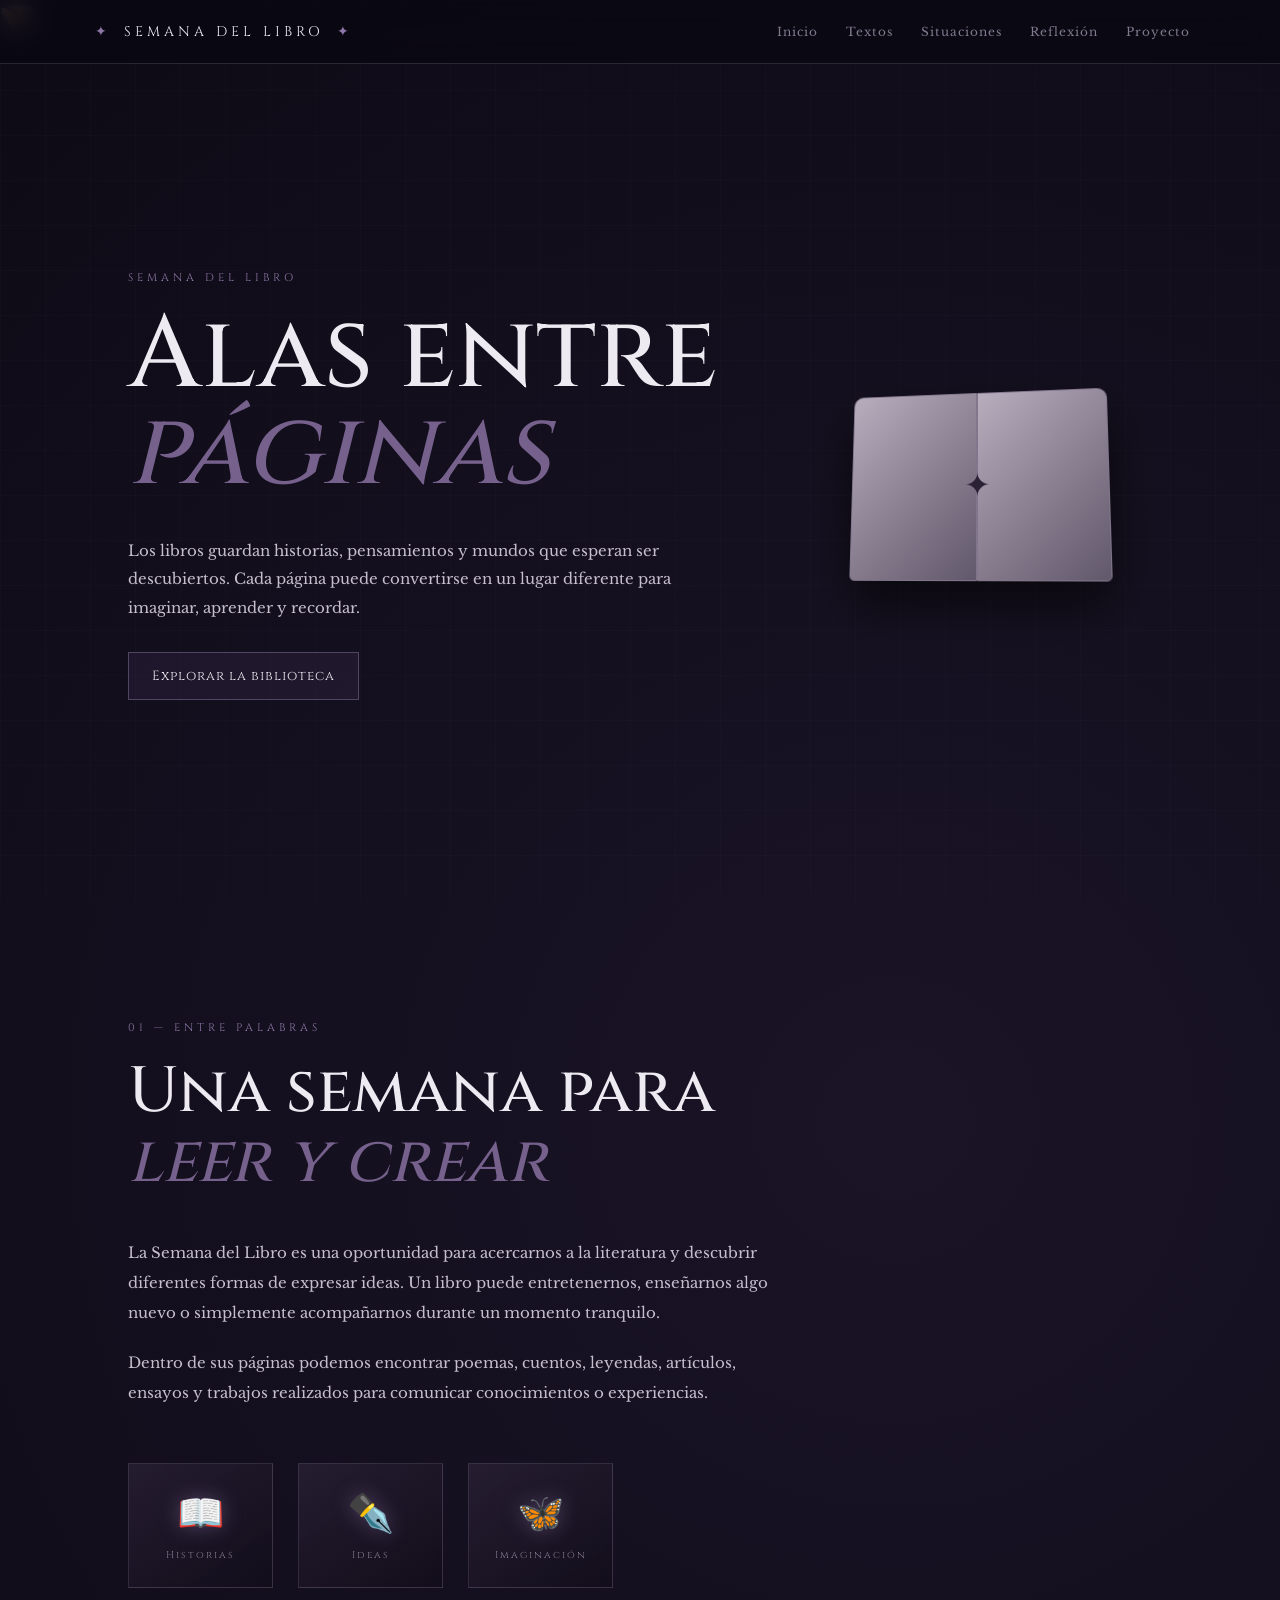
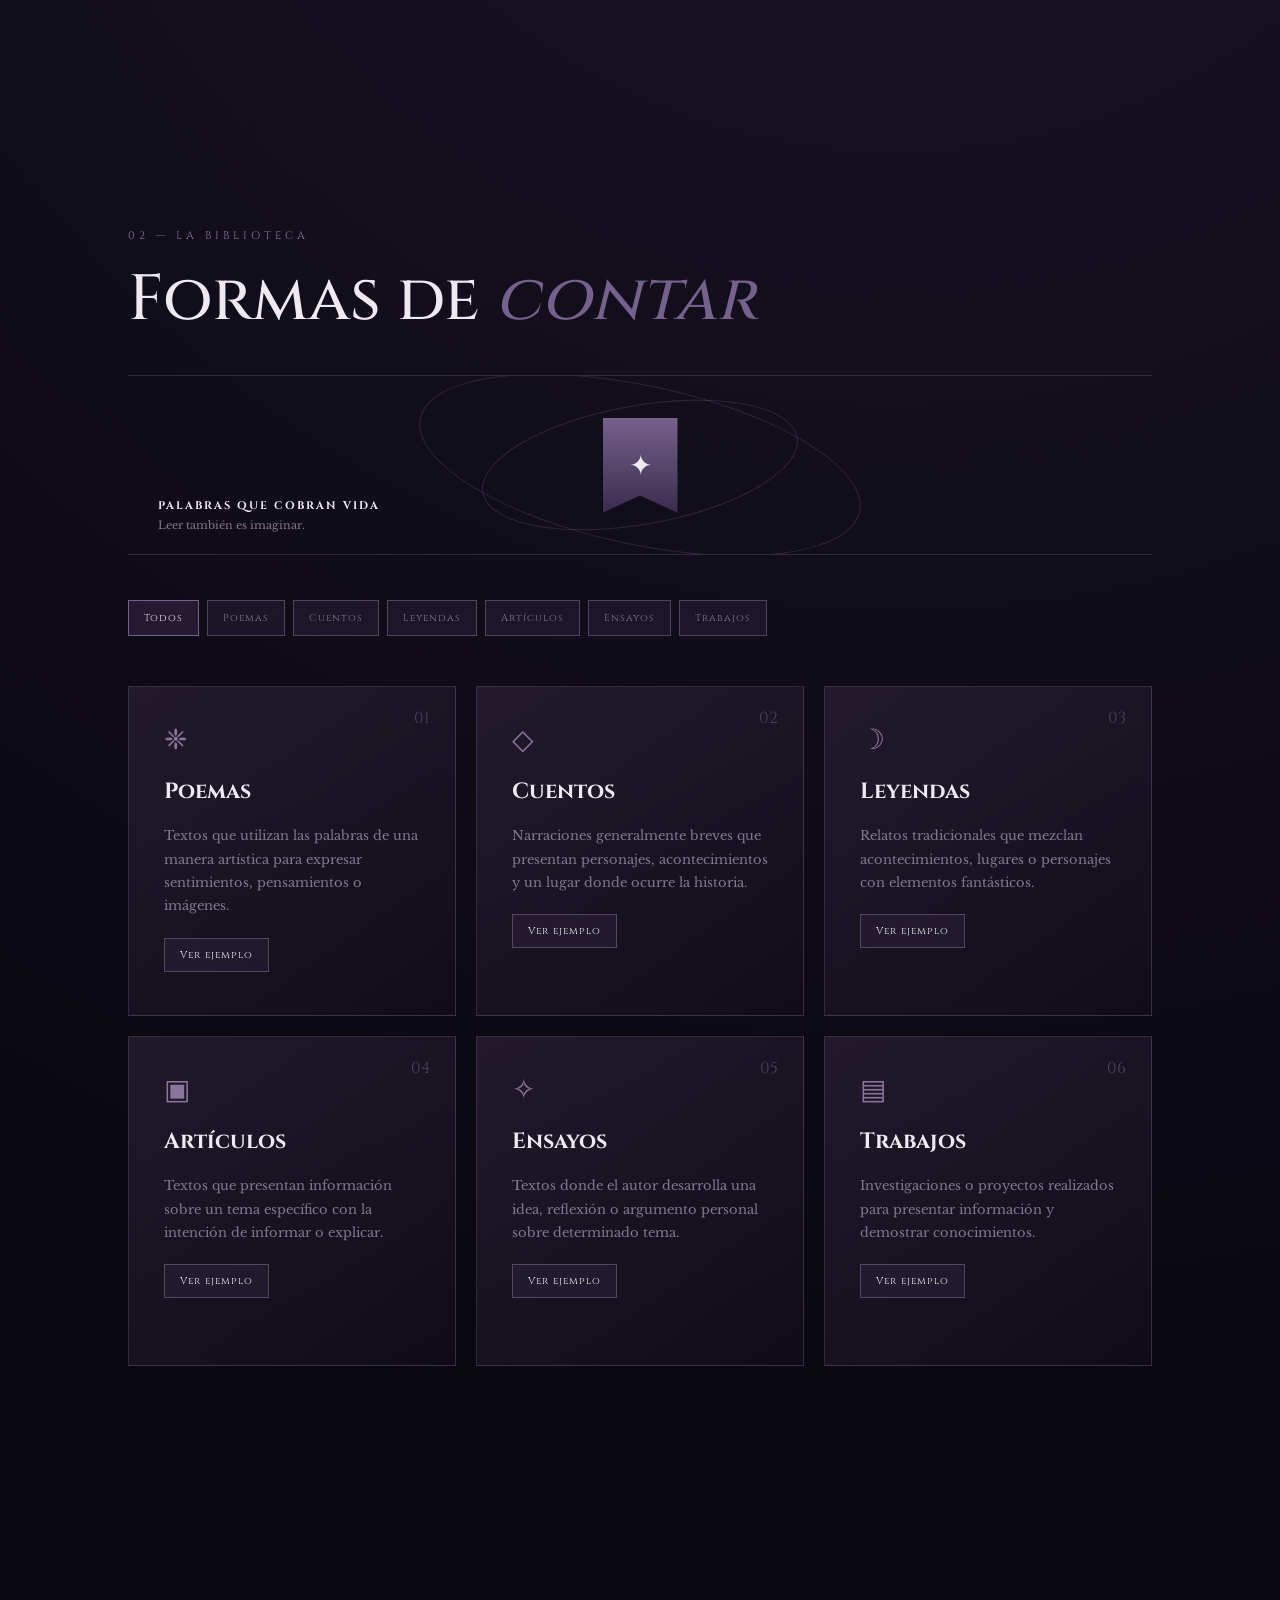
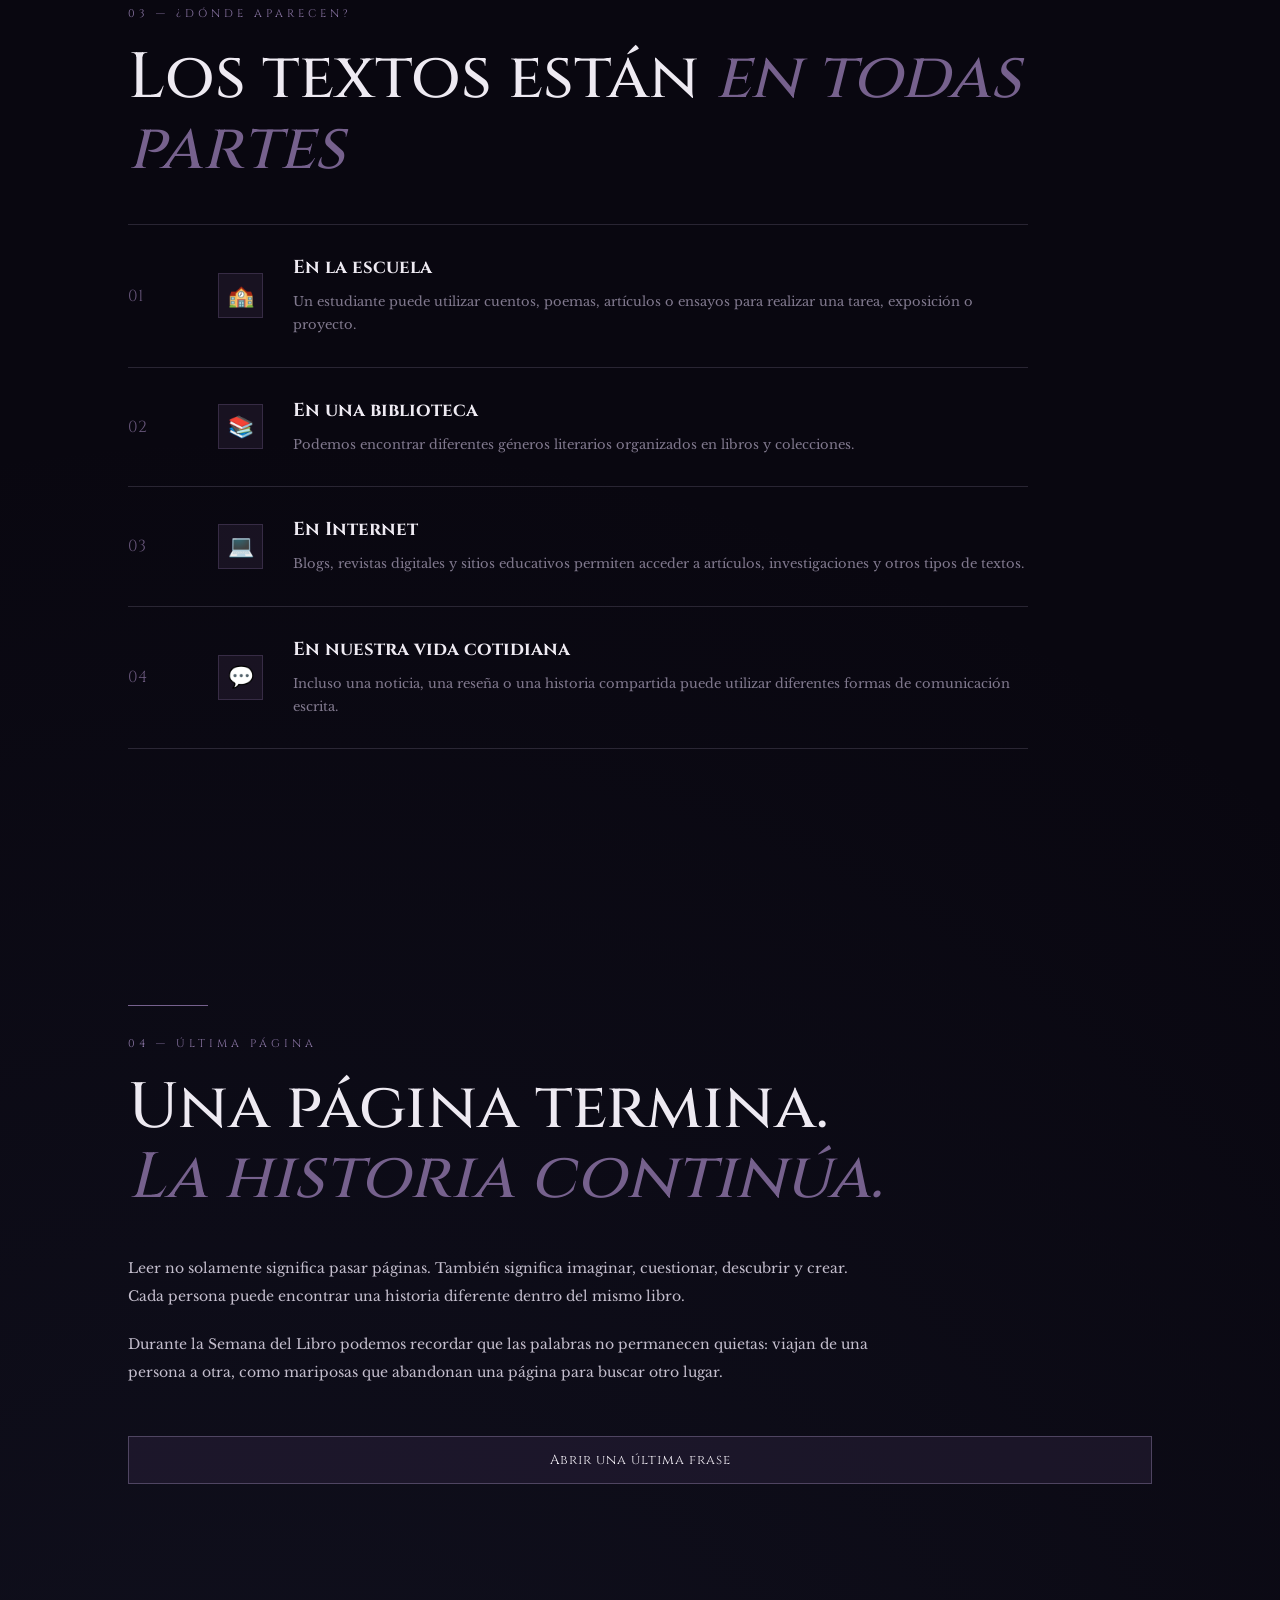
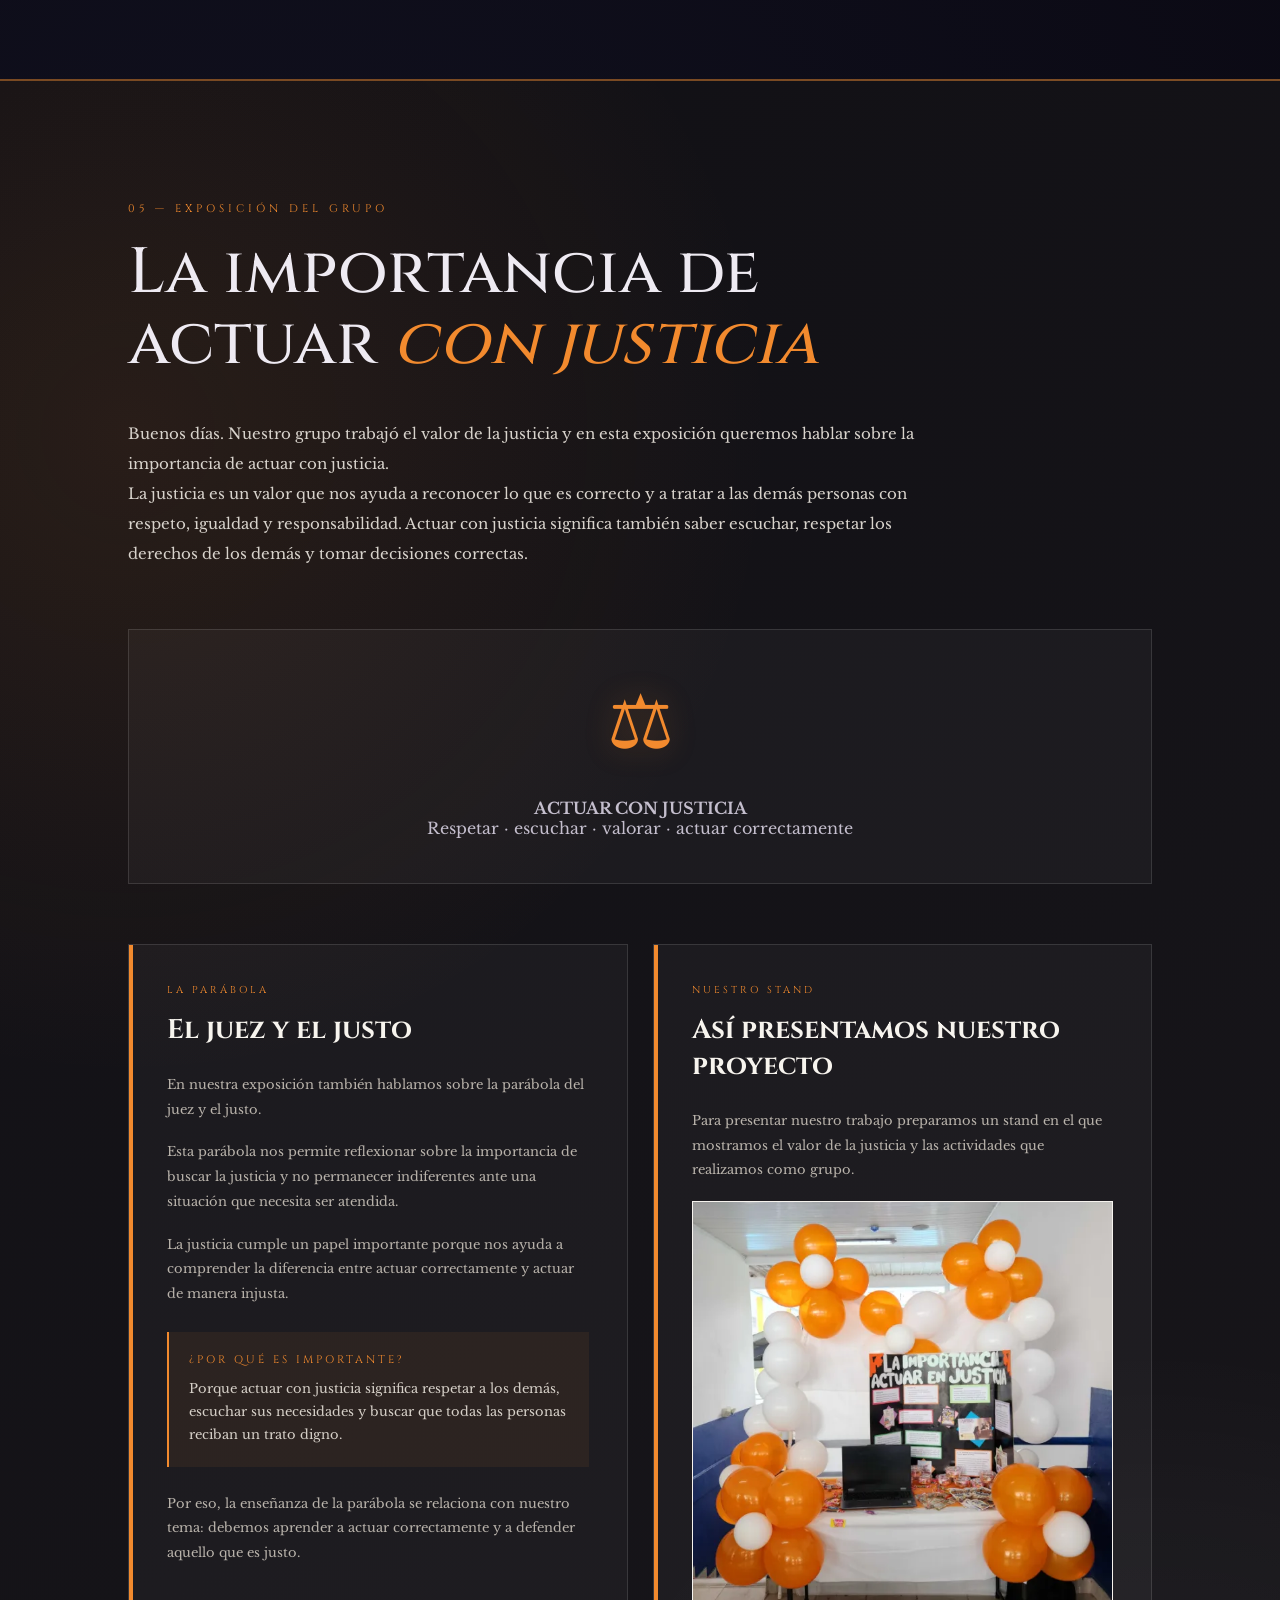
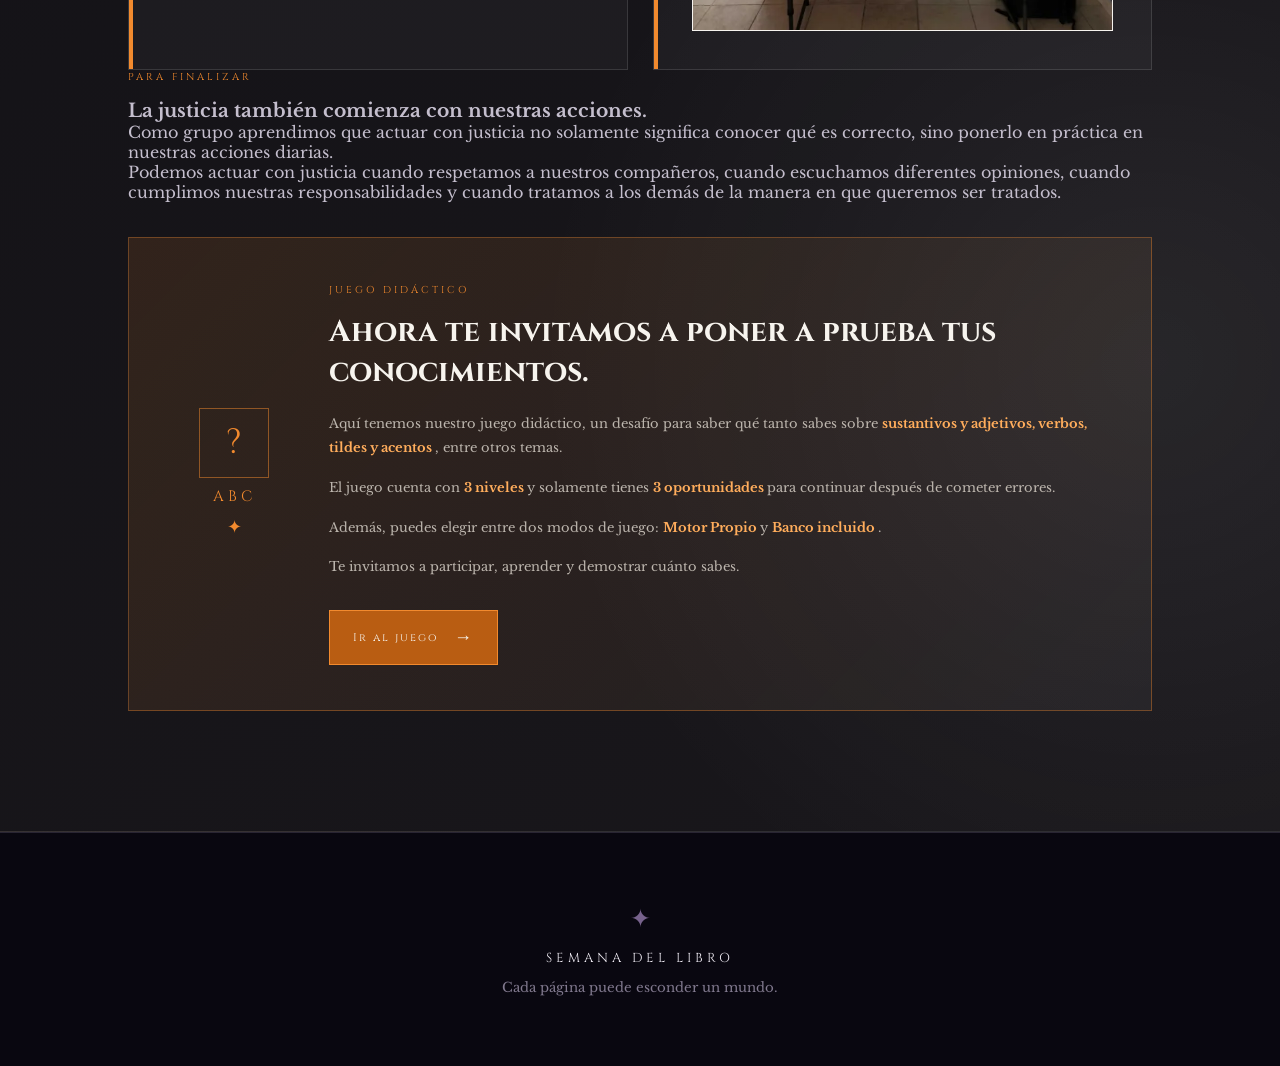
<file: index.html>
<!DOCTYPE html>
<html lang="es">

<head>

    <meta charset="UTF-8">

    <meta name="viewport"
          content="width=device-width, initial-scale=1.0">

    <title>
        Semana del Libro | Alas entre páginas
    </title>

    <link rel="stylesheet" href="style.css">

</head>


<body>


    <!-- =========================================
         MARIPOSAS DECORATIVAS
    ========================================== -->

    <div class="butterfly butterfly1">
        🦋
    </div>

    <div class="butterfly butterfly2">
        🦋
    </div>

    <div class="butterfly butterfly3">
        🦋
    </div>

    <div class="butterfly butterfly4">
        🦋
    </div>


    <!-- =========================================
         PARTÍCULAS
    ========================================== -->

    <div class="particles"></div>



    <!-- =========================================
         ENCABEZADO
    ========================================== -->

    <header>

        <div class="logo">

            <span>✦</span>

            SEMANA DEL LIBRO

            <span>✦</span>

        </div>


        <nav>

            <a href="#inicio">
                Inicio
            </a>

            <a href="#generos">
                Textos
            </a>

            <a href="#situaciones">
                Situaciones
            </a>

            <a href="#reflexion">
                Reflexión
            </a>

            <a href="#proyecto">
                Proyecto
            </a>

        </nav>

    </header>



    <!-- =========================================
         CONTENIDO PRINCIPAL
    ========================================== -->

    <main>


        <!-- =====================================
             HERO
        ====================================== -->

        <section
            id="inicio"
            class="hero"
        >

            <div class="hero-content">

                <p class="small-title">
                    SEMANA DEL LIBRO
                </p>


                <h1>

                    Alas entre

                    <span>
                        páginas
                    </span>

                </h1>


                <p class="hero-text">

                    Los libros guardan historias,
                    pensamientos y mundos que
                    esperan ser descubiertos.

                    Cada página puede convertirse
                    en un lugar diferente para
                    imaginar, aprender y recordar.

                </p>


                <button id="exploreButton">

                    Explorar la biblioteca

                </button>

            </div>



            <!-- LIBRO DECORATIVO -->

            <div class="book-decoration">

                <div class="book">

                    <div class="page left-page"></div>

                    <div class="page right-page"></div>

                    <div class="book-symbol">
                        ✦
                    </div>

                </div>

            </div>

        </section>



        <!-- =====================================
             INTRODUCCIÓN
        ====================================== -->

        <section class="introduction">

            <p class="section-label">
                01 — ENTRE PALABRAS
            </p>


            <h2>

                Una semana para

                <span>
                    leer y crear
                </span>

            </h2>


            <p>

                La Semana del Libro es una
                oportunidad para acercarnos a la
                literatura y descubrir diferentes
                formas de expresar ideas.

                Un libro puede entretenernos,
                enseñarnos algo nuevo o
                simplemente acompañarnos
                durante un momento tranquilo.

            </p>


            <p>

                Dentro de sus páginas podemos
                encontrar poemas, cuentos,
                leyendas, artículos, ensayos
                y trabajos realizados para
                comunicar conocimientos
                o experiencias.

            </p>


            <!-- ILUSTRACIONES -->

            <div
                class="illustration-row"
                aria-label="Ilustraciones sobre la lectura"
            >

                <div class="mini-illustration">

                    <div class="illus-art">
                        📖
                    </div>

                    <span>
                        Historias
                    </span>

                </div>


                <div class="mini-illustration">

                    <div class="illus-art">
                        ✒️
                    </div>

                    <span>
                        Ideas
                    </span>

                </div>


                <div class="mini-illustration">

                    <div class="illus-art">
                        🦋
                    </div>

                    <span>
                        Imaginación
                    </span>

                </div>

            </div>

        </section>



        <!-- =====================================
             BIBLIOTECA / GÉNEROS
        ====================================== -->

        <section
            id="generos"
            class="library"
        >

            <p class="section-label">
                02 — LA BIBLIOTECA
            </p>


            <h2>

                Formas de

                <span>
                    contar
                </span>

            </h2>


            <!-- ILUSTRACIÓN -->

            <div class="section-illustration">

                <div class="illustration-bookmark">
                    ✦
                </div>


                <div
                    class="illustration-orbit orbit-one">
                </div>


                <div
                    class="illustration-orbit orbit-two">
                </div>


                <div class="section-illustration-text">

                    <strong>
                        PALABRAS QUE COBRAN VIDA
                    </strong>

                    <span>
                        Leer también es imaginar.
                    </span>

                </div>

            </div>



            <!-- FILTROS -->

            <div class="filters">

                <button
                    class="filter active"
                    data-filter="all"
                >
                    Todos
                </button>


                <button
                    class="filter"
                    data-filter="poema"
                >
                    Poemas
                </button>


                <button
                    class="filter"
                    data-filter="cuento"
                >
                    Cuentos
                </button>


                <button
                    class="filter"
                    data-filter="leyenda"
                >
                    Leyendas
                </button>


                <button
                    class="filter"
                    data-filter="articulo"
                >
                    Artículos
                </button>


                <button
                    class="filter"
                    data-filter="ensayo"
                >
                    Ensayos
                </button>


                <button
                    class="filter"
                    data-filter="trabajo"
                >
                    Trabajos
                </button>

            </div>



            <!-- =================================
                 TARJETAS
            ================================== -->

            <div class="cards">


                <!-- POEMAS -->

                <article
                    class="card"
                    data-category="poema"
                >

                    <div class="card-number">
                        01
                    </div>


                    <div class="card-icon">
                        ❈
                    </div>


                    <h3>
                        Poemas
                    </h3>


                    <p>

                        Textos que utilizan las
                        palabras de una manera
                        artística para expresar
                        sentimientos, pensamientos
                        o imágenes.

                    </p>


                    <button class="open-card">

                        Ver ejemplo

                    </button>


                    <div class="card-example">

                        <strong>
                            Ejemplo:
                        </strong>


                        <p>

                            "Una mariposa cruza
                            el silencio, dejando
                            en sus alas el recuerdo
                            de una página."

                        </p>


                        <small>

                            Se puede encontrar en
                            libros de poesía,
                            recitales escolares
                            o actividades literarias.

                        </small>

                    </div>

                </article>



                <!-- CUENTOS -->

                <article
                    class="card"
                    data-category="cuento"
                >

                    <div class="card-number">
                        02
                    </div>


                    <div class="card-icon">
                        ◇
                    </div>


                    <h3>
                        Cuentos
                    </h3>


                    <p>

                        Narraciones generalmente
                        breves que presentan
                        personajes, acontecimientos
                        y un lugar donde ocurre
                        la historia.

                    </p>


                    <button class="open-card">

                        Ver ejemplo

                    </button>


                    <div class="card-example">

                        <strong>
                            Ejemplo:
                        </strong>


                        <p>

                            Un estudiante encuentra
                            un libro antiguo en la
                            biblioteca. Cada vez que
                            abre una página, aparece
                            dentro de la historia.

                        </p>


                        <small>

                            Puede utilizarse en
                            actividades escolares,
                            concursos de escritura
                            o lecturas recreativas.

                        </small>

                    </div>

                </article>



                <!-- LEYENDAS -->

                <article
                    class="card"
                    data-category="leyenda"
                >

                    <div class="card-number">
                        03
                    </div>


                    <div class="card-icon">
                        ☽
                    </div>


                    <h3>
                        Leyendas
                    </h3>


                    <p>

                        Relatos tradicionales que
                        mezclan acontecimientos,
                        lugares o personajes con
                        elementos fantásticos.

                    </p>


                    <button class="open-card">

                        Ver ejemplo

                    </button>


                    <div class="card-example">

                        <strong>
                            Ejemplo:
                        </strong>


                        <p>

                            Una historia tradicional
                            sobre una criatura
                            misteriosa que aparece
                            cerca de un río durante
                            las noches de luna llena.

                        </p>


                        <small>

                            Pueden encontrarse en
                            la tradición oral, libros
                            culturales y recopilaciones
                            históricas.

                        </small>

                    </div>

                </article>



                <!-- ARTÍCULOS -->

                <article
                    class="card"
                    data-category="articulo"
                >

                    <div class="card-number">
                        04
                    </div>


                    <div class="card-icon">
                        ▣
                    </div>


                    <h3>
                        Artículos
                    </h3>


                    <p>

                        Textos que presentan
                        información sobre un tema
                        específico con la intención
                        de informar o explicar.

                    </p>


                    <button class="open-card">

                        Ver ejemplo

                    </button>


                    <div class="card-example">

                        <strong>
                            Ejemplo:
                        </strong>


                        <p>

                            Un artículo sobre cómo
                            la tecnología está
                            cambiando la manera en
                            que las personas leen
                            libros actualmente.

                        </p>


                        <small>

                            Puede aparecer en revistas,
                            periódicos, páginas
                            educativas o blogs.

                        </small>

                    </div>

                </article>



                <!-- ENSAYOS -->

                <article
                    class="card"
                    data-category="ensayo"
                >

                    <div class="card-number">
                        05
                    </div>


                    <div class="card-icon">
                        ✧
                    </div>


                    <h3>
                        Ensayos
                    </h3>


                    <p>

                        Textos donde el autor
                        desarrolla una idea,
                        reflexión o argumento
                        personal sobre determinado
                        tema.

                    </p>


                    <button class="open-card">

                        Ver ejemplo

                    </button>


                    <div class="card-example">

                        <strong>
                            Ejemplo:
                        </strong>


                        <p>

                            Un ensayo que reflexiona
                            sobre si los libros físicos
                            continuarán siendo
                            importantes en una época
                            dominada por las pantallas.

                        </p>


                        <small>

                            Es común encontrarlos
                            en trabajos académicos
                            y actividades escolares.

                        </small>

                    </div>

                </article>



                <!-- TRABAJOS -->

                <article
                    class="card"
                    data-category="trabajo"
                >

                    <div class="card-number">
                        06
                    </div>


                    <div class="card-icon">
                        ▤
                    </div>


                    <h3>
                        Trabajos
                    </h3>


                    <p>

                        Investigaciones o proyectos
                        realizados para presentar
                        información y demostrar
                        conocimientos.

                    </p>


                    <button class="open-card">

                        Ver ejemplo

                    </button>


                    <div class="card-example">

                        <strong>
                            Ejemplo:
                        </strong>


                        <p>

                            Una investigación escolar
                            sobre la historia de la
                            literatura panameña y sus
                            principales autores.

                        </p>


                        <small>

                            Puede presentarse como
                            documento, exposición,
                            revista digital o proyecto
                            multimedia.

                        </small>

                    </div>

                </article>

            </div>

        </section>



        <!-- =====================================
             SITUACIONES
        ====================================== -->

        <section
            id="situaciones"
            class="situations"
        >

            <p class="section-label">
                03 — ¿DÓNDE APARECEN?
            </p>


            <h2>

                Los textos están

                <span>
                    en todas partes
                </span>

            </h2>


            <div class="situation-container">


                <!-- ESCUELA -->

                <div class="situation">

                    <span class="situation-number">
                        01
                    </span>


                    <div class="situation-icon">
                        🏫
                    </div>


                    <div>

                        <h3>
                            En la escuela
                        </h3>


                        <p>

                            Un estudiante puede
                            utilizar cuentos,
                            poemas, artículos o
                            ensayos para realizar
                            una tarea, exposición
                            o proyecto.

                        </p>

                    </div>

                </div>



                <!-- BIBLIOTECA -->

                <div class="situation">

                    <span class="situation-number">
                        02
                    </span>


                    <div class="situation-icon">
                        📚
                    </div>


                    <div>

                        <h3>
                            En una biblioteca
                        </h3>


                        <p>

                            Podemos encontrar
                            diferentes géneros
                            literarios organizados
                            en libros y colecciones.

                        </p>

                    </div>

                </div>



                <!-- INTERNET -->

                <div class="situation">

                    <span class="situation-number">
                        03
                    </span>


                    <div class="situation-icon">
                        💻
                    </div>


                    <div>

                        <h3>
                            En Internet
                        </h3>


                        <p>

                            Blogs, revistas digitales
                            y sitios educativos
                            permiten acceder a
                            artículos, investigaciones
                            y otros tipos de textos.

                        </p>

                    </div>

                </div>



                <!-- VIDA COTIDIANA -->

                <div class="situation">

                    <span class="situation-number">
                        04
                    </span>


                    <div class="situation-icon">
                        💬
                    </div>


                    <div>

                        <h3>
                            En nuestra vida cotidiana
                        </h3>


                        <p>

                            Incluso una noticia,
                            una reseña o una historia
                            compartida puede utilizar
                            diferentes formas de
                            comunicación escrita.

                        </p>

                    </div>

                </div>

            </div>

        </section>



        <!-- =====================================
             REFLEXIÓN
        ====================================== -->

        <section
            id="reflexion"
            class="reflection"
        >

            <div class="reflection-line"></div>


            <p class="section-label">
                04 — ÚLTIMA PÁGINA
            </p>


            <h2>

                Una página termina.

                <br>

                <span>
                    La historia continúa.
                </span>

            </h2>


            <p>

                Leer no solamente significa
                pasar páginas. También significa
                imaginar, cuestionar, descubrir
                y crear.

                Cada persona puede encontrar
                una historia diferente dentro
                del mismo libro.

            </p>


            <p>

                Durante la Semana del Libro
                podemos recordar que las palabras
                no permanecen quietas: viajan de
                una persona a otra, como mariposas
                que abandonan una página para
                buscar otro lugar.

            </p>


            <button id="quoteButton">

                Abrir una última frase

            </button>


            <div
                id="quote"
                class="quote"
            ></div>

        </section>



        <!-- =====================================================
             PROYECTO DEL GRUPO
             SECCIÓN NUEVA Y SEPARADA DEL BLOG
        ====================================================== -->

        <section
            id="proyecto"
            class="project-section"
        >


            <!-- =================================
                 PRESENTACIÓN DE LA EXPOSICIÓN
            ================================== -->

            <div class="project-heading">

                <p class="section-label project-label">

                    05 — EXPOSICIÓN DEL GRUPO

                </p>


                <h2>

                    La importancia de actuar
                    <span>
                        con justicia
                    </span>

                </h2>


                <p class="project-intro">

                    Buenos días.

                    Nuestro grupo trabajó el valor
                    de la justicia y en esta
                    exposición queremos hablar
                    sobre la importancia de actuar
                    con justicia.

                </p>


                <p class="project-intro">

                    La justicia es un valor que
                    nos ayuda a reconocer lo que
                    es correcto y a tratar a las
                    demás personas con respeto,
                    igualdad y responsabilidad.

                    Actuar con justicia significa
                    también saber escuchar,
                    respetar los derechos de los
                    demás y tomar decisiones
                    correctas.

                </p>

            </div>



            <!-- =================================
                 ILUSTRACIÓN DE JUSTICIA
            ================================== -->

            <div class="justice-visual">

                <div class="justice-symbol">
                    ⚖
                </div>


                <div class="justice-message">

                    <strong>
                        ACTUAR CON JUSTICIA
                    </strong>


                    <p>

                        Respetar · escuchar ·
                        valorar · actuar
                        correctamente

                    </p>

                </div>

            </div>



            <!-- =================================
                 PARÁBOLA
            ================================== -->

            <div class="project-grid">


                <article class="project-card parabola-card">


                    <p class="project-card-label">

                        LA PARÁBOLA

                    </p>


                    <h3>

                        El juez y el justo

                    </h3>


                    <p>

                        En nuestra exposición también
                        hablamos sobre la parábola del
                        juez y el justo.

                    </p>


                    <p>

                        Esta parábola nos permite
                        reflexionar sobre la importancia
                        de buscar la justicia y no
                        permanecer indiferentes ante
                        una situación que necesita ser
                        atendida.

                    </p>


                    <p>

                        La justicia cumple un papel
                        importante porque nos ayuda
                        a comprender la diferencia
                        entre actuar correctamente
                        y actuar de manera injusta.

                    </p>


                    <div class="parabola-highlight">

                        <span>
                            ¿POR QUÉ ES IMPORTANTE?
                        </span>


                        <p>

                            Porque actuar con justicia
                            significa respetar a los
                            demás, escuchar sus
                            necesidades y buscar que
                            todas las personas reciban
                            un trato digno.

                        </p>

                    </div>


                    <p>

                        Por eso, la enseñanza de la
                        parábola se relaciona con
                        nuestro tema: debemos aprender
                        a actuar correctamente y a
                        defender aquello que es justo.

                    </p>

                </article>



                <!-- =================================
                     FOTO DEL STAND
                ================================== -->

                <article class="project-card stand-card">


                    <p class="project-card-label">

                        NUESTRO STAND

                    </p>


                    <h3>

                        Así presentamos nuestro
                        proyecto

                    </h3>


                    <p>

                        Para presentar nuestro trabajo
                        preparamos un stand en el que
                        mostramos el valor de la justicia
                        y las actividades que realizamos
                        como grupo.

                    </p>


                    <div class="stand-photo-frame">


                        <!--

                            COLOCA AQUÍ LA FOTO REAL
                            DEL STAND.

                            El archivo debe llamarse:

                            stand-grupo.jpg

                        -->

                        <img
                            src="stand.png"
                            alt="Fotografía real del stand del grupo"
                            onload="
                                this.parentElement.classList.remove('stand-placeholder');
                                this.nextElementSibling.style.display='none';
                            "
                            onerror="
                                this.style.display='none';
                                this.parentElement.classList.add('stand-placeholder');
                            "
                        >


                        <!-- ESPACIO PROVISIONAL -->

                        <div class="stand-placeholder-content">

                            <span>
                                📷
                            </span>


                            <strong>

                                Foto del stand

                            </strong>


                            <small>

                                Coloca aquí la fotografía
                                real de nuestro stand.

                                <br>

                                El archivo debe llamarse:

                                <br>

                                <b>
                                    stand-grupo.jpg
                                </b>

                            </small>

                        </div>

                    </div>

                </article>

            </div>



            <!-- =================================
                 CONCLUSIÓN DE LA EXPOSICIÓN
            ================================== -->

            <div class="project-conclusion">

                <p class="project-card-label">

                    PARA FINALIZAR

                </p>


                <h3>

                    La justicia también comienza
                    con nuestras acciones.

                </h3>


                <p>

                    Como grupo aprendimos que
                    actuar con justicia no solamente
                    significa conocer qué es correcto,
                    sino ponerlo en práctica en
                    nuestras acciones diarias.

                </p>


                <p>

                    Podemos actuar con justicia
                    cuando respetamos a nuestros
                    compañeros, cuando escuchamos
                    diferentes opiniones, cuando
                    cumplimos nuestras responsabilidades
                    y cuando tratamos a los demás
                    de la manera en que queremos
                    ser tratados.

                </p>

            </div>



            <!-- =================================
                 JUEGO DIDÁCTICO
            ================================== -->

            <div class="game-invitation">


                <div
                    class="game-decoration"
                    aria-hidden="true"
                >

                    <span>
                        ?
                    </span>


                    <span>
                        ABC
                    </span>


                    <span>
                        ✦
                    </span>

                </div>



                <div class="game-copy">


                    <p class="project-card-label">

                        JUEGO DIDÁCTICO

                    </p>


                    <h3>

                        Ahora te invitamos
                        a poner a prueba
                        tus conocimientos.

                    </h3>


                    <p>

                        Aquí tenemos nuestro juego
                        didáctico, un desafío para
                        saber qué tanto sabes sobre
                        <strong>
                            sustantivos y adjetivos,
                            verbos, tildes y acentos
                        </strong>,
                        entre otros temas.

                    </p>


                    <p>

                        El juego cuenta con
                        <strong>
                            3 niveles
                        </strong>
                        y solamente tienes
                        <strong>
                            3 oportunidades
                        </strong>
                        para continuar después
                        de cometer errores.

                    </p>


                    <p>

                        Además, puedes elegir entre
                        dos modos de juego:

                        <strong>
                            Motor Propio
                        </strong>

                        y

                        <strong>
                            Banco incluido
                        </strong>.

                    </p>


                    <p>

                        Te invitamos a participar,
                        aprender y demostrar
                        cuánto sabes.

                    </p>


                    <!--

                        IMPORTANTE:

                        Cambia este enlace por el
                        enlace REAL de tu juego.

                    -->

                    <a
                        class="game-button"
                        href="gramatica-quest.html"
                        target="_blank"
                        rel="noopener noreferrer"
                    >

                        Ir al juego

                        <span>
                            →
                        </span>

                    </a>

                </div>

            </div>


        </section>


    </main>



    <!-- =========================================
         PIE DE PÁGINA
    ========================================== -->

    <footer>


        <div class="footer-symbol">
            ✦
        </div>


        <p>
            SEMANA DEL LIBRO
        </p>


        <small>
            Cada página puede esconder un mundo.
        </small>


    </footer>



    <!-- =========================================
         JAVASCRIPT
    ========================================== -->

    <script src="script.js"></script>


</body>

</html>
</file>
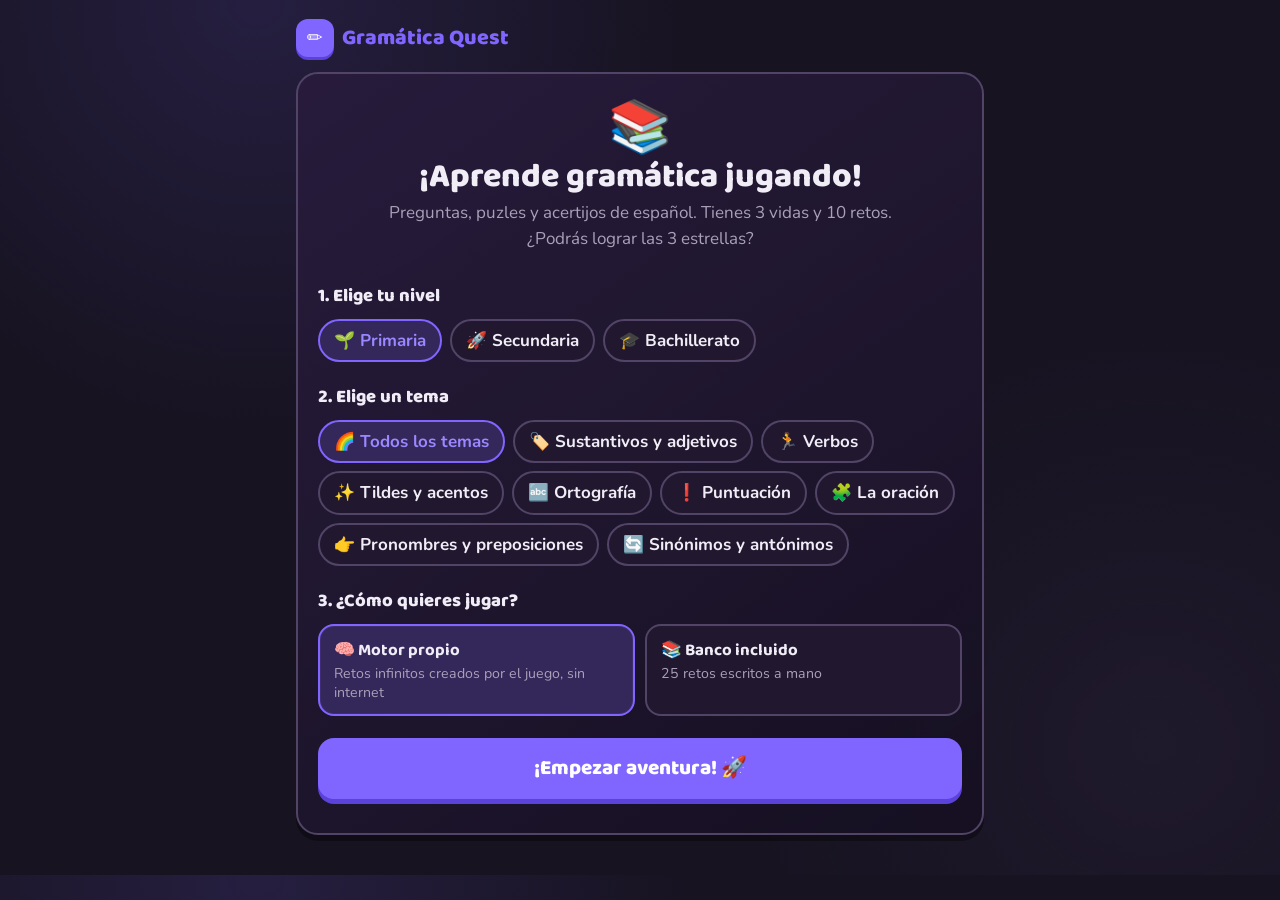
<file: gramatica-quest.html>
<!DOCTYPE html>
<html lang="es">
<head>
<meta charset="utf-8">
<meta name="viewport" content="width=device-width, initial-scale=1, viewport-fit=cover">
<title>Gramática Quest — Aprende español jugando</title>
<link rel="preconnect" href="https://fonts.googleapis.com">
<link rel="preconnect" href="https://fonts.gstatic.com" crossorigin>
<link href="https://fonts.googleapis.com/css2?family=Baloo+2:wght@500;700;800&family=Nunito:wght@400;600;700;800&display=swap" rel="stylesheet">
<style>

:root{
  box-sizing:border-box;
  padding-top:env(safe-area-inset-top,0px);
  padding-bottom:env(safe-area-inset-bottom,0px);
  --bg:#171321;
  --card:#21182f;
  --ink:#f1edf7;
  --muted:#aaa0b9;
  --line:#514466;
  --brand:#8065ff;
  --brand-dark:#5b42d9;
  --brand-ink:#ffffff;
  --brand-soft:#34275a;
  --good:#55c995;
  --good-bg:#123329;
  --good-line:#347a5b;
  --bad:#f0787d;
  --bad-bg:#351b21;
  --bad-line:#7e3e45;
  --gold:#a997ff;
  --shadow:0 6px 0 rgba(0,0,0,.35);
}

:root[data-theme="light"],
:root[data-theme="dark"]{
  --bg:#171321;
  --card:#21182f;
  --ink:#f1edf7;
  --muted:#aaa0b9;
  --line:#514466;
  --brand:#8065ff;
  --brand-dark:#5b42d9;
  --brand-ink:#ffffff;
  --brand-soft:#34275a;
  --good:#55c995;
  --good-bg:#123329;
  --good-line:#347a5b;
  --bad:#f0787d;
  --bad-bg:#351b21;
  --bad-line:#7e3e45;
  --gold:#a997ff;
  --shadow:0 6px 0 rgba(0,0,0,.35);
}
*,*::before,*::after{box-sizing:inherit}
html{scroll-padding-top:env(safe-area-inset-top,0px)}
body{
  margin:0; background:
    radial-gradient(circle at 20% 0%, rgba(128,101,255,.14), transparent 32%),
    radial-gradient(circle at 90% 85%, rgba(82,68,118,.12), transparent 30%),
    var(--bg);
  color:var(--ink);
  font-family:'Nunito',system-ui,-apple-system,'Segoe UI',Roboto,sans-serif;
  font-size:17px; line-height:1.5; -webkit-text-size-adjust:100%;
}
h1,h2,h3,.brand,.btn,.pill{font-family:'Baloo 2','Nunito',system-ui,sans-serif}
.app{max-width:720px; margin:0 auto; padding:14px 16px 40px}
.top{display:flex; align-items:center; justify-content:space-between; gap:10px; margin-bottom:10px; min-height:48px}
.brand{
  display:flex; align-items:center; gap:8px; background:none; border:0; cursor:pointer;
  font-size:1.35rem; font-weight:800; color:var(--brand); padding:4px 0;
}
.logo{display:grid; place-items:center; width:38px; height:38px; border-radius:12px; background:var(--brand); color:#fff; font-size:1.2rem; box-shadow:0 3px 0 var(--brand-dark)}
.hud{display:flex; gap:6px; flex-wrap:wrap; justify-content:flex-end}
.pill{background:var(--card); border:2px solid var(--line); border-radius:999px; padding:1px 11px; font-weight:700; font-size:.98rem; white-space:nowrap}
.progress{height:12px; background:var(--line); border-radius:99px; overflow:hidden; margin:2px 0 16px}
.progress>div{height:100%; width:0; background:linear-gradient(90deg,var(--gold),var(--brand)); border-radius:99px; transition:width .4s ease}
.card{background:linear-gradient(145deg,rgba(40,27,60,.96),rgba(21,16,33,.98)); border:2px solid var(--line); border-radius:22px; padding:20px; box-shadow:var(--shadow)}
.hero{text-align:center; padding:8px 4px 4px}
.hero .big{font-size:3.2rem; line-height:1}
h1{margin:6px 0 4px; font-size:2.1rem; line-height:1.1; font-weight:800}
.sub{color:var(--muted); margin:0 auto 6px; max-width:32em}
h2{font-size:1.15rem; margin:22px 0 8px; font-weight:800}
.chips{display:flex; flex-wrap:wrap; gap:8px}
.chip{
  font:inherit; font-weight:700; cursor:pointer; color:var(--ink);
  background:var(--card); border:2px solid var(--line); border-radius:999px; padding:7px 14px;
}
.chip[aria-pressed="true"]{background:var(--brand-soft); border-color:var(--brand); color:#9b87ff}
.modes{display:grid; grid-template-columns:repeat(auto-fit,minmax(200px,1fr)); gap:10px}
.mode{
  font:inherit; text-align:left; cursor:pointer; color:var(--ink);
  background:var(--card); border:2px solid var(--line); border-radius:16px; padding:12px 14px;
  display:flex; flex-direction:column; gap:2px;
}
.mode b{font-family:'Baloo 2',sans-serif; font-size:1.05rem}
.mode small{color:var(--muted); line-height:1.3}
.mode[aria-pressed="true"]{border-color:var(--brand); background:var(--brand-soft); box-shadow:0 0 0 1px rgba(128,101,255,.12) inset}
.mode:disabled{opacity:.6; cursor:progress}
.btn{
  font-size:1.1rem; font-weight:800; cursor:pointer; border:0; border-radius:16px; padding:12px 22px;
  transition:transform .08s ease, box-shadow .08s ease;
}
.btn.primary{background:var(--brand); color:var(--brand-ink); box-shadow:0 5px 0 var(--brand-dark)}
.btn.primary:active{transform:translateY(4px); box-shadow:0 1px 0 var(--brand-dark)}
.btn.ghost{background:var(--card); color:#9b87ff; border:2px solid var(--line)}
.btn.ghost:hover{border-color:var(--brand); background:var(--brand-soft)}
.btn:disabled{opacity:.5; cursor:not-allowed; transform:none}
.btn.wide{width:100%; margin-top:22px; font-size:1.3rem; padding:14px}
.best{text-align:center; color:var(--muted); margin-top:14px; font-weight:700}
.notice{background:var(--brand-soft); border:2px solid var(--brand); color:var(--ink); border-radius:14px; padding:10px 14px; margin:0 0 14px; font-size:.95rem}
.badge{
  display:inline-block; font-family:'Baloo 2',sans-serif; font-weight:700; font-size:.9rem;
  background:var(--brand-soft); color:var(--brand); border-radius:999px; padding:1px 12px; margin-bottom:8px;
}
.qtext{font-family:'Baloo 2',sans-serif; font-size:1.4rem; line-height:1.3; font-weight:700; margin:0 0 16px; white-space:pre-line}
.choices{display:grid; gap:10px}
.choice{
  font:inherit; font-weight:700; text-align:left; cursor:pointer; color:var(--ink);
  background:var(--card); border:2px solid var(--line); border-radius:14px; padding:13px 16px;
  box-shadow:0 3px 0 var(--line);
}
.choice:hover:not(:disabled){border-color:var(--brand); background:#2a203d}
.choice.right,.word.right,.slots.right{background:var(--good-bg); border-color:var(--good); color:var(--ink)}
.choice.wrong,.word.wrong,.slots.wrong{background:var(--bad-bg); border-color:var(--bad); color:var(--ink)}
.choice.dim{opacity:.55}
.hintbox{margin-top:12px}
.hint{background:var(--brand-soft); border-radius:12px; padding:10px 14px; margin-top:8px; font-weight:600}
.slots{
  min-height:64px; border:2px dashed var(--line); border-radius:16px; padding:10px;
  display:flex; flex-wrap:wrap; gap:8px; align-items:center; margin-bottom:12px;
}
.slots .ph{color:var(--muted); font-size:.95rem}
.pool{display:flex; flex-wrap:wrap; gap:8px; margin-bottom:12px}
.tile,.word{
  font:inherit; font-weight:800; cursor:pointer; color:var(--ink);
  background:var(--card); border:2px solid var(--line); border-radius:12px; padding:8px 14px;
  box-shadow:0 3px 0 var(--line);
}
.tile:hover:not(:disabled),.word:hover:not(:disabled){border-color:var(--brand); background:#2a203d}
.words{display:flex; flex-wrap:wrap; gap:8px}
.row{display:flex; gap:10px; flex-wrap:wrap}
.fb{margin-top:18px; border-radius:18px; padding:14px 16px; border:2px solid}
.fb.ok{background:var(--good-bg); border-color:var(--good-line)}
.fb.no{background:var(--bad-bg); border-color:var(--bad-line)}
.fb-title{font-family:'Baloo 2',sans-serif; font-size:1.3rem; font-weight:800}
.fb.ok .fb-title{color:var(--good)} .fb.no .fb-title{color:var(--bad)}
.fb-detail{font-weight:800; margin:2px 0 4px}
.fb-expl{margin:4px 0 12px}
.fb-actions{display:flex; gap:10px; flex-wrap:wrap; justify-content:flex-end}
.center{text-align:center}
.stars{font-size:2.6rem; letter-spacing:6px; margin:4px 0}
.stats{display:flex; justify-content:center; gap:10px; flex-wrap:wrap; margin:14px 0}
.stat{background:var(--brand-soft); border-radius:16px; padding:8px 18px; min-width:110px}
.stat b{display:block; font-family:'Baloo 2',sans-serif; font-size:1.7rem; line-height:1.1}
.stat span{color:var(--muted); font-size:.9rem}
.pop{animation:pop .35s ease}
@keyframes pop{0%{transform:scale(.96)}50%{transform:scale(1.03)}100%{transform:scale(1)}}
@media (prefers-reduced-motion:reduce){.pop{animation:none} .progress>div{transition:none}}
button:focus-visible{outline:3px solid var(--gold); outline-offset:2px}
[hidden]{display:none !important}
</style>
</head>
<body>
<div class="app">
  <header class="top">
    <button class="brand" id="brand" type="button" aria-label="Ir al inicio"><span class="logo">✏️</span><span>Gramática Quest</span></button>
    <div class="hud" id="hud" hidden>
      <span class="pill" id="hLives"></span>
      <span class="pill" id="hStreak"></span>
      <span class="pill" id="hScore"></span>
    </div>
  </header>
  <div class="progress" id="progress" hidden><div id="bar"></div></div>
  <div class="notice" id="notice" hidden></div>

  <main>
    <!-- INICIO -->
    <section id="home">
      <div class="card">
        <div class="hero">
          <div class="big">📚</div>
          <h1>¡Aprende gramática jugando!</h1>
          <p class="sub">Preguntas, puzles y acertijos de español. Tienes 3 vidas y 10 retos. ¿Podrás lograr las 3 estrellas?</p>
        </div>
        <h2>1. Elige tu nivel</h2>
        <div class="chips" id="levels"></div>
        <h2>2. Elige un tema</h2>
        <div class="chips" id="topics"></div>
        <h2>3. ¿Cómo quieres jugar?</h2>
        <div class="modes">
          <button type="button" class="mode" id="modeMotor" aria-pressed="true"><b>🧠 Motor propio</b><small>Retos infinitos creados por el juego, sin internet</small></button>
          <button type="button" class="mode" id="modeLocal" aria-pressed="false"><b>📚 Banco incluido</b><small>25 retos escritos a mano</small></button>
        </div>
        <button class="btn primary wide" id="start" type="button">¡Empezar aventura! 🚀</button>
        <div class="best" id="best"></div>
      </div>
    </section>

    <!-- JUEGO -->
    <section id="play" hidden>
      <div class="card pop" id="qcard">
        <span class="badge" id="qtype"></span>
        <p class="qtext" id="qtext"></p>
        <div id="area"></div>
        <div class="fb" id="fb" hidden role="status" aria-live="polite">
          <div class="fb-title" id="fbTitle"></div>
          <div class="fb-detail" id="fbDetail"></div>
          <p class="fb-expl" id="fbExpl"></p>
          <div class="fb-actions">
            <button class="btn primary" id="btnNext" type="button">Siguiente →</button>
          </div>
        </div>
      </div>
    </section>

    <!-- FINAL -->
    <section id="end" hidden>
      <div class="card center">
        <div class="stars" id="endStars"></div>
        <h1 id="endTitle"></h1>
        <p class="sub" id="endMsg"></p>
        <div class="stats">
          <div class="stat"><b id="endScore">0</b><span>puntos</span></div>
          <div class="stat"><b id="endOk">0</b><span>aciertos</span></div>
          <div class="stat"><b id="endBest">0</b><span>récord</span></div>
        </div>
        <div class="row" style="justify-content:center">
          <button class="btn primary" id="again" type="button">Jugar otra vez 🔁</button>
          <button class="btn ghost" id="toHome" type="button">Cambiar tema</button>
        </div>
      </div>
    </section>
  </main>
</div>

<script>
(function(){
'use strict';

/* ---------- Utilidades ---------- */
const $ = s => document.querySelector(s);
function el(tag, cls, text){ const e = document.createElement(tag); if(cls) e.className = cls; if(text != null) e.textContent = text; return e; }
function shuffle(a){ const r = a.slice(); for(let i = r.length-1; i > 0; i--){ const j = Math.floor(Math.random()*(i+1)); [r[i], r[j]] = [r[j], r[i]]; } return r; }
function loadBest(){ try{ return Number(localStorage.getItem('gq_best')) || 0; }catch(e){ return 0; } }
function saveBest(v){ try{ localStorage.setItem('gq_best', String(v)); }catch(e){} }
const isStr = v => typeof v === 'string' && v.trim().length > 0;

/* ---------- Datos ---------- */
const LEVELS = {
  'Primaria':     { label:'🌱 Primaria',     desc:'estudiantes de primaria (8 a 11 años): vocabulario sencillo y conceptos básicos' },
  'Secundaria':   { label:'🚀 Secundaria',   desc:'estudiantes de secundaria (12 a 15 años): conceptos de dificultad intermedia' },
  'Bachillerato': { label:'🎓 Bachillerato', desc:'estudiantes de bachillerato (16 a 18 años): conceptos avanzados (oraciones compuestas, subjuntivo, perífrasis, etc.)' }
};
const TOPICS = {
  todos:{ label:'🌈 Todos los temas',           desc:'gramática y ortografía general del español (mezcla variada de temas)' },
  sust: { label:'🏷️ Sustantivos y adjetivos',   desc:'sustantivos, adjetivos, artículos, género, número y concordancia' },
  verb: { label:'🏃 Verbos',                    desc:'verbos: conjugación, tiempos, modos, personas, infinitivos y concordancia sujeto-verbo' },
  tilde:{ label:'✨ Tildes y acentos',           desc:'acentuación: palabras agudas, graves, esdrújulas, tilde diacrítica, diptongos e hiatos' },
  orto: { label:'🔤 Ortografía',                desc:'ortografía: b/v, g/j, h, c/s/z, ll/y y palabras que se confunden (haber/a ver, hay/ahí/ay, etc.)' },
  punt: { label:'❗ Puntuación',                 desc:'signos de puntuación: coma, punto, dos puntos, signos de interrogación y exclamación, comillas y guiones' },
  ora:  { label:'🧩 La oración',                desc:'la oración: sujeto, predicado, complementos y tipos de oración' },
  pron: { label:'👉 Pronombres y preposiciones', desc:'pronombres personales, posesivos y demostrativos, preposiciones, conjunciones y adverbios' },
  sin:  { label:'🔄 Sinónimos y antónimos',     desc:'sinónimos, antónimos, palabras polisémicas y familias de palabras' }
};
const TYPE_LABEL = { opcion:'❓ Pregunta', acertijo:'🕵️ Acertijo', ordenar:'🧩 Puzle', error:'🔎 Caza-errores' };

/* Banco local de retos escritos a mano */
const BANK = [
 {tema:'sust',tipo:'opcion',pregunta:'¿Cuál de estas palabras es un sustantivo propio?',opciones:['ciudad','Panamá','bonito','correr'],correcta:1,explicacion:'Los sustantivos propios nombran personas, lugares o cosas únicas y se escriben con mayúscula inicial: Panamá.'},
 {tema:'sust',tipo:'opcion',pregunta:'En «El perro pequeño ladra», ¿qué palabra es un adjetivo?',opciones:['perro','pequeño','ladra','El'],correcta:1,explicacion:'El adjetivo acompaña al sustantivo y dice cómo es: «pequeño» describe al perro.'},
 {tema:'sust',tipo:'acertijo',pregunta:'Nombro a personas, animales y cosas,\ny tengo género y número.\n¿Qué palabra soy?',opciones:['Verbo','Sustantivo','Adverbio','Preposición'],correcta:1,pista:'Sirvo para nombrar todo lo que existe: mesa, Ana, perro…',explicacion:'El sustantivo nombra seres y objetos y varía en género y número.'},
 {tema:'sust',tipo:'ordenar',instruccion:'Ordena las palabras para formar una oración.',palabras:['Los','niños','pequeños','juegan','en','el','parque.'],explicacion:'El sustantivo «niños» concuerda en género y número con el artículo «Los» y el adjetivo «pequeños».'},
 {tema:'verb',tipo:'opcion',pregunta:'Completa: Ayer nosotros ___ al cine.',opciones:['vamos','fuimos','iremos','vayamos'],correcta:1,explicacion:'«Ayer» indica pasado, por eso usamos el pretérito: «fuimos».'},
 {tema:'verb',tipo:'opcion',pregunta:'¿Cuál es el infinitivo del verbo en «Ellos comieron pizza»?',opciones:['comer','comar','comir','comiendo'],correcta:0,explicacion:'«Comieron» viene del verbo «comer», cuyo infinitivo termina en -er.'},
 {tema:'verb',tipo:'error',palabras:['Yo','tiene','un','perro','muy','simpático.'],indiceError:1,correccion:'tengo',explicacion:'El sujeto «Yo» exige la primera persona del verbo: «tengo».'},
 {tema:'verb',tipo:'acertijo',pregunta:'Expreso acciones, estados y procesos,\ny me conjugo en tiempos y personas.\n¿Qué soy?',opciones:['Sustantivo','Adjetivo','Verbo','Artículo'],correcta:2,pista:'Correr, saltar y ser son ejemplos de mí.',explicacion:'El verbo es la palabra que se conjuga y expresa acción, estado o proceso.'},
 {tema:'tilde',tipo:'opcion',pregunta:'¿Cuál palabra está bien escrita?',opciones:['canción','cancion','cáncion','cancíon'],correcta:0,explicacion:'«Canción» es aguda y termina en -n, por eso lleva tilde en la última sílaba.'},
 {tema:'tilde',tipo:'opcion',pregunta:'¿Cuál de estas palabras es esdrújula?',opciones:['árbol','teléfono','canción','mesa'],correcta:1,explicacion:'Las esdrújulas llevan el acento en la antepenúltima sílaba y siempre llevan tilde: te-LÉ-fo-no.'},
 {tema:'tilde',tipo:'opcion',pregunta:'Completa la pregunta: ¿___ te llamas?',opciones:['Como','Cómo','Comó','Cómó'],correcta:1,explicacion:'Los interrogativos llevan tilde diacrítica: «¿Cómo?».'},
 {tema:'orto',tipo:'opcion',pregunta:'Completa: ¡___ qué me traes de sorpresa!',opciones:['A ver','Haber','Ha ver','Aver'],correcta:0,explicacion:'«A ver» (preposición + verbo) sirve para pedir que nos muestren algo. «Haber» es otro verbo: «debe haber».'},
 {tema:'orto',tipo:'opcion',pregunta:'¿Cuál palabra está bien escrita?',opciones:['hacer','acer','hazer','aser'],correcta:0,explicacion:'«Hacer» se escribe con h inicial y con c, porque viene del latín «facere».'},
 {tema:'punt',tipo:'opcion',pregunta:'¿Qué signo falta al inicio? «___Cómo te llamas?»',opciones:['¡','¿','«','('],correcta:1,explicacion:'En español las preguntas se abren con ¿ y se cierran con ?.'},
 {tema:'punt',tipo:'opcion',pregunta:'¿Cuál oración usa bien las comas en una enumeración?',opciones:['Compré pan, leche, huevos y queso.','Compré, pan leche huevos y queso.','Compré pan leche, huevos, y queso.','Compré pan, leche huevos, y queso.'],correcta:0,explicacion:'Se separan los elementos con comas, y antes de la «y» final no se pone coma.'},
 {tema:'ora',tipo:'opcion',pregunta:'En «Mi hermana canta en el coro», ¿cuál es el sujeto?',opciones:['canta','en el coro','Mi hermana','el coro'],correcta:2,explicacion:'El sujeto es quien realiza la acción: «Mi hermana».'},
 {tema:'ora',tipo:'ordenar',instruccion:'Ordena las palabras para formar una oración.',palabras:['Ana','lee','un','libro','interesante.'],explicacion:'Estructura básica: sujeto («Ana»), verbo («lee») y complemento («un libro interesante»).'},
 {tema:'ora',tipo:'error',palabras:['Las','niñas','juega','en','el','patio.'],indiceError:2,correccion:'juegan',explicacion:'El sujeto «Las niñas» es plural, así que el verbo también: «juegan».'},
 {tema:'pron',tipo:'opcion',pregunta:'¿Qué pronombre reemplaza a «Pedro» en «Pedro come manzanas»?',opciones:['Ella','Él','Ellos','Yo'],correcta:1,explicacion:'Pedro es una sola persona masculina, por eso usamos «Él».'},
 {tema:'pron',tipo:'opcion',pregunta:'Completa: El libro está ___ la mesa. (encima de ella)',opciones:['sobre','con','desde','hacia'],correcta:0,explicacion:'«Sobre» es una preposición que indica que algo está encima de otra cosa.'},
 {tema:'pron',tipo:'acertijo',pregunta:'Soy pequeña y voy antes de un sustantivo\npara indicar lugar, compañía o dirección:\na, de, en, con… ¿Qué soy?',opciones:['Preposición','Pronombre','Verbo','Adverbio'],correcta:0,pista:'Con mi ayuda dices «con mamá» o «en casa».',explicacion:'Las preposiciones son palabras invariables que enlazan elementos de la oración.'},
 {tema:'sin',tipo:'opcion',pregunta:'¿Cuál es un sinónimo de «feliz»?',opciones:['triste','contento','enojado','cansado'],correcta:1,explicacion:'Los sinónimos tienen significados parecidos: feliz y contento.'},
 {tema:'sin',tipo:'opcion',pregunta:'¿Cuál es el antónimo de «generoso»?',opciones:['Rico','Tacaño','Amable','Alto'],correcta:1,explicacion:'Los antónimos tienen significados opuestos: generoso ↔ tacaño.'},
 {tema:'sin',tipo:'acertijo',pregunta:'Digo lo mismo que otra palabra,\npero me escribo distinto.\n¿Qué soy?',opciones:['Antónimo','Sinónimo','Verbo','Diptongo'],correcta:1,pista:'Mi nombre viene del griego: significados que van «juntos».',explicacion:'Un sinónimo es una palabra con significado igual o muy parecido a otra.'}
];

/* ---------- Estado ---------- */
const S = {
  level:'Primaria', topic:'todos', mode:'motor',
  total:10, lives:3, score:0, streak:0, correct:0, idx:0,
  seen:[], usedBank:new Set(), current:null, answered:false, hintUsed:false
};
function updateModeUI(){
  $('#modeMotor').setAttribute('aria-pressed', String(S.mode === 'motor'));
  $('#modeLocal').setAttribute('aria-pressed', String(S.mode === 'local'));
}

/* ---------- Normalizar y validar ejercicios ---------- */
function normalize(q){
  if(!q || typeof q !== 'object') return null;
  const t = q.tipo;
  if(t === 'opcion' || t === 'acertijo'){
    if(!isStr(q.pregunta) || !Array.isArray(q.opciones) || q.opciones.length < 2 || q.opciones.length > 6 || !isStr(q.explicacion)) return null;
    const ops = q.opciones.map(o => String(o));
    if(new Set(ops.map(o => o.trim().toLowerCase())).size !== ops.length) return null;
    const c = Number(q.correcta);
    if(!Number.isInteger(c) || c < 0 || c >= ops.length) return null;
    const order = shuffle(ops.map((_, i) => i));
    const opciones = order.map(i => ops[i]);
    const correcta = order.indexOf(c);
    return { tipo:t, texto:q.pregunta, opciones, correcta, pista:isStr(q.pista) ? q.pista : '', explicacion:q.explicacion,
             resumen:q.pregunta.replace(/\n/g, ' ') + ' Respuesta correcta: ' + ops[c] };
  }
  if(t === 'ordenar'){
    if(!Array.isArray(q.palabras) || q.palabras.length < 3 || q.palabras.length > 12 || !q.palabras.every(isStr) || !isStr(q.explicacion)) return null;
    const palabras = q.palabras.map(w => String(w).trim());
    return { tipo:t, texto:isStr(q.instruccion) ? q.instruccion : 'Ordena las palabras para formar una oración correcta.', palabras,
             explicacion:q.explicacion, resumen:'Ordenar la oración: ' + palabras.join(' ') };
  }
  if(t === 'error'){
    const i = Number(q.indiceError);
    if(!Array.isArray(q.palabras) || q.palabras.length < 3 || q.palabras.length > 12 || !q.palabras.every(isStr) || !Number.isInteger(i) || i < 0 || i >= q.palabras.length || !isStr(q.correccion) || !isStr(q.explicacion)) return null;
    const palabras = q.palabras.map(w => String(w).trim());
    if(palabras[i].toLowerCase() === String(q.correccion).trim().toLowerCase()) return null;
    return { tipo:t, texto:'Hay una palabra con un error. ¡Tócala para corregirla!', palabras, indiceError:i, correccion:String(q.correccion).trim(),
             explicacion:q.explicacion, resumen:'Encontrar el error en: ' + palabras.join(' ') + ' (correcto: ' + palabras[i] + ' → ' + q.correccion + ')' };
  }
  return null;
}

function pickFromBank(){
  let pool = BANK.map((q, i) => ({ q, i })).filter(o => (S.topic === 'todos' || o.q.tema === S.topic) && !S.usedBank.has(o.i));
  if(!pool.length){
    BANK.forEach((q, i) => { if(S.topic === 'todos' || q.tema === S.topic) S.usedBank.delete(i); });
    pool = BANK.map((q, i) => ({ q, i })).filter(o => S.topic === 'todos' || o.q.tema === S.topic);
  }
  const o = pool[Math.floor(Math.random() * pool.length)];
  S.usedBank.add(o.i);
  return normalize(JSON.parse(JSON.stringify(o.q)));
}


/* ---------- Motor propio: crea ejercicios sin IA ---------- */
const rnd = a => a[Math.floor(Math.random() * a.length)];
const pick = (a, n) => shuffle(a).slice(0, n);
const cap = w => w.charAt(0).toUpperCase() + w.slice(1);
const stripAcc = w => w.normalize('NFD').replace(/\u0301/g, '').normalize('NFC');

/* Verbos regulares: [infinitivo, complemento] */
const VERBS = {
  ar:[['cantar','una canción bonita'],['saltar','la cuerda'],['caminar','por el parque'],['estudiar','la lección'],['trabajar','en casa'],['bailar','tamborito'],['mirar','la televisión'],['ayudar','en casa'],['cocinar','arroz con pollo'],['pintar','un cuadro'],['nadar','en la piscina'],['comprar','pan fresco'],['hablar','con los amigos'],['escuchar','música']],
  er:[['comer','frutas'],['beber','agua fría'],['correr','en la playa'],['aprender','palabras nuevas'],['vender','frutas en el mercado'],['responder','las preguntas'],['barrer','el patio']],
  ir:[['vivir','en Panamá'],['escribir','una carta'],['subir','la escalera'],['abrir','la ventana'],['decidir','con calma'],['recibir','un regalo'],['compartir','el almuerzo']]
};
const ENDS = {
  pres:{ ar:['o','as','a','amos','an'], er:['o','es','e','emos','en'], ir:['o','es','e','imos','en'] },
  pret:{ ar:['é','aste','ó','amos','aron'], er:['í','iste','ió','imos','ieron'], ir:['í','iste','ió','imos','ieron'] }
};
const FUT = ['é','ás','á','emos','án'];
function conj(inf, tense, p){
  if(tense === 'fut') return inf + FUT[p];
  return inf.slice(0, -2) + ENDS[tense][inf.slice(-2)][p];
}
const SUBJ = [['yo',0],['tú',1],['él',2],['ella',2],['nosotros',3],['ellos',4],['ellas',4],['ustedes',4],['Ana',2],['mi hermano',2],['los niños',4],['mis primos',4]];
const SUBJ3 = [['Mi hermana',2],['Los niños',4],['Ana',2],['Carlos',2],['Mis primos',4],['La maestra',2],['Los vecinos',4],['Mi abuela',2]];
const PRON = {'Mi hermana':'Ella','Los niños':'Ellos','Ana':'Ella','Carlos':'Él','Mis primos':'Ellos','La maestra':'Ella','Los vecinos':'Ellos','Mi abuela':'Ella'};
const TENSES = {
  pres:{ marker:'Ahora mismo', hint:'algo que ocurre ahora' },
  pret:{ marker:'Ayer',        hint:'un hecho pasado y terminado' },
  fut: { marker:'Mañana',      hint:'algo que todavía no ocurre' }
};

function genConjug(){
  const v = rnd(VERBS[rnd(['ar','er','ir'])]), inf = v[0], comp = v[1];
  const sj = rnd(SUBJ), subj = sj[0], p = sj[1];
  const t = rnd(S.level === 'Primaria' ? ['pres','pret'] : ['pres','pret','fut']);
  const correct = conj(inf, t, p);
  const same = [0,1,2,3,4].filter(x => x !== p).map(x => conj(inf, t, x)).filter(f => f !== correct);
  const badT = t === 'pres' ? 'pret' : t === 'pret' ? 'fut' : 'pret';
  const bad = [0,1,2,3,4].map(x => conj(inf, badT, x)).filter(f => f !== correct);
  return { tipo:'opcion',
    pregunta:'Completa con la forma correcta del verbo:\n' + TENSES[t].marker + ' ' + subj + ' ___ (' + inf + ') ' + comp + '.',
    opciones:[correct, ...pick(same, 2), rnd(bad)], correcta:0,
    explicacion:'«' + TENSES[t].marker + '» habla de ' + TENSES[t].hint + ', y con «' + subj + '» el verbo «' + inf + '» se conjuga «' + correct + '».' };
}

function genErrorVerb(){
  const v = rnd(VERBS[rnd(['ar','er','ir'])]), sj = rnd(SUBJ), p = sj[1];
  const correct = conj(v[0], 'pres', p);
  const wrong = conj(v[0], 'pres', rnd([0,1,2,3,4].filter(x => x !== p)));
  const sw = cap(sj[0]).split(' ');
  const palabras = [...sw, wrong, ...v[1].split(' ')];
  palabras[palabras.length - 1] += '.';
  return { tipo:'error', palabras, indiceError:sw.length, correccion:correct,
    explicacion:'El sujeto «' + sj[0] + '» pide «' + correct + '»: el verbo debe concordar con el sujeto en persona y número.' };
}

/* Sustantivos y adjetivos */
const NOUNS = [{s:'niño',p:'niños',g:'m'},{s:'niña',p:'niñas',g:'f'},{s:'perro',p:'perros',g:'m'},{s:'gata',p:'gatas',g:'f'},{s:'vecino',p:'vecinos',g:'m'},{s:'vecina',p:'vecinas',g:'f'}];
const ADJ = [['pequeño','pequeña'],['simpático','simpática'],['curioso','curiosa'],['cansado','cansada'],['alegre','alegre']];
const ART = { m:{s:'el', p:'los'}, f:{s:'la', p:'las'} };
const adjForm = (a, g, n) => { const b = a[g === 'm' ? 0 : 1]; return n === 'p' ? b + 's' : b; };
const nounForm = (nn, n) => n === 'p' ? nn.p : nn.s;
const VC = [['juega','juegan','en el parque'],['duerme','duermen','en la sala'],['corre','corren','por el patio'],['come','comen','frutas frescas'],['mira','miran','la luna'],['canta','cantan','una canción']];

function genConcordancia(){
  const nn = rnd(NOUNS), a = rnd(ADJ.filter(x => x[0] !== x[1])), n = rnd(['s','p']);
  const g = nn.g, og = g === 'm' ? 'f' : 'm', on = n === 's' ? 'p' : 's';
  const ph = (art, adj) => art + ' ' + nounForm(nn, n) + ' ' + adj;
  const correct = ph(ART[g][n], adjForm(a, g, n));
  const wrongs = pick([ph(ART[og][n], adjForm(a, g, n)), ph(ART[g][n], adjForm(a, og, n)), ph(ART[g][n], adjForm(a, g, on)), ph(ART[g][on], adjForm(a, g, n))], 3);
  return { tipo:'opcion', pregunta:'¿Cuál frase tiene la concordancia correcta?', opciones:[correct, ...wrongs], correcta:0,
    explicacion:'El artículo, el sustantivo y el adjetivo deben concordar en género y número: «' + correct + '».' };
}
function genOrdenarSust(){
  const nn = rnd(NOUNS), a = rnd(ADJ), n = rnd(['s','p']), vc = rnd(VC);
  const palabras = [cap(ART[nn.g][n]), nounForm(nn, n), adjForm(a, nn.g, n), n === 's' ? vc[0] : vc[1], ...vc[2].split(' ')];
  palabras[palabras.length - 1] += '.';
  return { tipo:'ordenar', instruccion:'Ordena las palabras. La oración empieza con el artículo.', palabras,
    explicacion:'El artículo, el sustantivo y el adjetivo concuerdan en género y número: «' + palabras.slice(0, 3).join(' ').toLowerCase() + '».' };
}

/* Tildes */
const TW = {
  esdr:[['teléfono','te-LÉ-fo-no'],['música','MÚ-si-ca'],['pájaro','PÁ-ja-ro'],['plátano','PLÁ-ta-no'],['sábado','SÁ-ba-do'],['lágrima','LÁ-gri-ma'],['murciélago','mur-CIÉ-la-go'],['película','pe-LÍ-cu-la'],['brújula','BRÚ-ju-la'],['cámara','CÁ-ma-ra'],['lámpara','LÁM-pa-ra'],['árbitro','ÁR-bi-tro'],['fantástico','fan-TÁS-ti-co'],['rápido','RÁ-pi-do'],['cómodo','CÓ-mo-do']],
  agu:[['canción','can-CIÓN'],['camión','ca-MIÓN'],['sofá','so-FÁ'],['café','ca-FÉ'],['jamás','ja-MÁS'],['balcón','bal-CÓN'],['corazón','co-ra-ZÓN'],['también','tam-BIÉN']],
  gra:[['árbol','ÁR-bol'],['lápiz','LÁ-piz'],['fácil','FÁ-cil'],['difícil','di-FÍ-cil'],['azúcar','a-ZÚ-car'],['ángel','ÁN-gel'],['cárcel','CÁR-cel']],
  plano:['mesa','ventana','libro','escuela','cuaderno']
};
function genTildeClasif(){
  const kind = rnd(['esdr','agu','gra']), w = rnd(TW[kind]);
  const names = k => TW[k].map(x => x[0]);
  const pool = kind === 'esdr' ? [...names('agu'), ...names('gra'), ...TW.plano]
             : kind === 'agu'  ? [...names('esdr'), ...names('gra'), ...TW.plano]
             :                   [...names('esdr'), ...names('agu')];
  const q = { esdr:'¿Cuál de estas palabras es esdrújula?', agu:'¿Cuál de estas palabras es aguda?', gra:'¿Cuál de estas palabras es grave (llana) y lleva tilde?' }[kind];
  const rule = { esdr:'Las esdrújulas tienen la fuerza en la antepenúltima sílaba y siempre llevan tilde',
                 agu:'Las agudas tienen la fuerza en la última sílaba y llevan tilde si terminan en n, s o vocal',
                 gra:'Las graves tienen la fuerza en la penúltima sílaba y llevan tilde si NO terminan en n, s ni vocal' }[kind];
  return { tipo:'opcion', pregunta:q, opciones:[w[0], ...pick(pool, 3)], correcta:0, explicacion:rule + ': ' + w[1] + '.' };
}
function genTildeEscritura(){
  const all = [...TW.esdr, ...TW.agu, ...TW.gra], w = rnd(all), word = w[0];
  const tipoName = TW.esdr.includes(w) ? 'esdrújula' : TW.agu.includes(w) ? 'aguda' : 'grave';
  const AC = { a:'á', e:'é', i:'í', o:'ó', u:'ú' };
  const base = stripAcc(word), ci = [...word].findIndex(ch => 'áéíóú'.includes(ch));
  const cands = [base];
  [...base].forEach((ch, i) => { if(AC[ch] && i !== ci) cands.push(base.slice(0, i) + AC[ch] + base.slice(i + 1)); });
  if(cands.length < 3) return null;
  return { tipo:'opcion', pregunta:'¿Cuál palabra está bien escrita?', opciones:[word, ...pick(cands, 3)], correcta:0,
    explicacion:'«' + word + '» es ' + tipoName + ' (' + w[1] + '), por eso lleva la tilde en esa sílaba.' };
}

/* Ortografía */
const OR_MB = ['cambio','sombra','hombre','tambor','hambre','ombligo','siembra','ambulancia'];
const OR_NV = ['envidia','invierno','convertir','envase','invento','enviar','convivir','anverso'];
const OR_GJ = ['recoger','proteger','escoger','coger','elegir','dirigir','exigir','corregir'];
const OR_H  = ['hielo','hierro','hierba','hueso','huevo','huerto'];
function genOrtoLetras(){
  const k = rnd(['mb','nv','gj','h']);
  if(k === 'mb' || k === 'nv'){
    const w = rnd(k === 'mb' ? OR_MB : OR_NV), dig = k === 'mb' ? 'mb' : 'nv';
    return { tipo:'opcion', pregunta:'Completa la palabra: ' + w.replace(dig, '__'), opciones:['mb','nb','mv','nv'], correcta:['mb','nb','mv','nv'].indexOf(dig),
      explicacion: k === 'mb' ? 'Antes de b siempre se escribe m: «' + w + '».' : 'Antes de v se escribe n: «' + w + '».' };
  }
  if(k === 'gj'){
    const w = rnd(OR_GJ);
    return { tipo:'opcion', pregunta:'Completa la palabra: ' + w.replace('g', '__'), opciones:['g','j','x','h'], correcta:0,
      explicacion:'Los verbos terminados en -ger y -gir se escriben con g: «' + w + '».' };
  }
  const w = rnd(OR_H);
  return { tipo:'opcion', pregunta:'Completa la palabra: __' + w.slice(1), opciones:['h','j','g','y'], correcta:0,
    explicacion:'Las palabras que empiezan con hie- o hue- se escriben con h: «' + w + '».' };
}
const HOM = [
  ['Completa: Mañana ___ una fiesta en mi casa.','hay',['hay','ahí','ay','hai'],'«Hay» es del verbo haber y indica que algo existe.'],
  ['Completa: Puse los libros ___, sobre la mesa.','ahí',['hay','ahí','ay','ahy'],'«Ahí» es un adverbio de lugar: en ese sitio.'],
  ['Completa: ¡___, me dolió el dedo!','Ay',['Hay','Ahí','Ay','Ai'],'«Ay» es una interjección que expresa dolor o sorpresa.'],
  ['Completa: Él ya ha ___ la tarea.','hecho',['echo','hecho','hexo','eco'],'«Hecho» viene de hacer («ha hecho»); «echo» viene de echar.'],
  ['Completa: Yo ___ la basura al bote.','echo',['echo','hecho','hexo','eco'],'«Echo» viene del verbo echar (arrojar). «Hecho» viene de hacer.'],
  ['Completa: El plomero cambió el ___ del agua.','tubo',['tubo','tuvo','tuba','tubó'],'«Tubo» es un objeto largo y hueco; «tuvo» es del verbo tener.'],
  ['Completa: Ayer ella ___ mucha suerte.','tuvo',['tubo','tuvo','tuva','tubó'],'«Tuvo» es del verbo tener («ella tuvo»).'],
  ['Completa: Va a ___ una gran fiesta en el barrio.','haber',['haber','a ver','aver','ha ver'],'Después de «va a» usamos el verbo «haber» en infinitivo.'],
  ['Completa: ___ si me sale bien la receta.','A ver',['A ver','Haber','Aver','Ha ver'],'«A ver» (preposición + verbo) se usa para pedir o comprobar algo: «a ver si…».']
];
function genHomofono(){ const h = rnd(HOM); return { tipo:'opcion', pregunta:h[0], opciones:h[2].slice(), correcta:h[2].indexOf(h[1]), explicacion:h[3] }; }

/* Puntuación */
const SIG = [
  ['___Qué hora es?','¿'],['___Cómo te llamas?','¿'],['___Qué alegría verte!','¡'],['___Cuidado con el escalón!','¡'],
  ['¿Dónde vives___','?'],['¿Quieres jugar conmigo___','?'],['¡Feliz cumpleaños___','!'],['¡Qué bonito día___','!']
];
function genSignos(){
  const s = rnd(SIG), ops = ['¿','?','¡','!'];
  return { tipo:'opcion', pregunta:'¿Qué signo falta?\n«' + s[0] + '»', opciones:ops, correcta:ops.indexOf(s[1]),
    explicacion:'En español las preguntas y las exclamaciones llevan signo de apertura (¿ ¡) y de cierre (? !).' };
}
const ITEMS = ['pan','leche','huevos','queso','arroz','frutas','café','jugo','galletas','tomates'];
function genEnumeracion(){
  const [a, b, c, d] = pick(ITEMS, 4), i = rnd(['Compré','En la tienda vi','Mi mamá trajo']);
  const correct = i + ' ' + a + ', ' + b + ', ' + c + ' y ' + d + '.';
  return { tipo:'opcion', pregunta:'¿Cuál oración usa bien las comas?',
    opciones:[correct, i + ' ' + a + ', ' + b + ', ' + c + ', y ' + d + '.', i + ' ' + a + ' ' + b + ' ' + c + ' y ' + d + '.', i + ', ' + a + ' ' + b + ', ' + c + ' y ' + d + '.'], correcta:0,
    explicacion:'En una enumeración se separan los elementos con comas, y antes de la «y» final no se pone coma.' };
}

/* La oración */
function sentence3(){
  const v = rnd(VERBS[rnd(['ar','er','ir'])]), sj = rnd(SUBJ3), form = conj(v[0], 'pres', sj[1]);
  return { subj:sj[0], form, comp:v[1], text:sj[0] + ' ' + form + ' ' + v[1] + '.' };
}
function genSujeto(){
  const s = sentence3(), pred = s.form + ' ' + s.comp;
  if(Math.random() < 0.5){
    return { tipo:'opcion', pregunta:'¿Cuál es el sujeto de la oración «' + s.text + '»?', opciones:[s.subj, s.form, s.comp, pred], correcta:0,
      explicacion:'El sujeto es quien realiza la acción: «' + s.subj + '». Lo demás («' + pred + '») es el predicado.' };
  }
  return { tipo:'opcion', pregunta:'¿Cuál es el predicado de la oración «' + s.text + '»?', opciones:[pred, s.subj, s.form, s.subj + ' ' + s.form], correcta:0,
    explicacion:'El predicado dice qué hace o cómo es el sujeto e incluye el verbo: «' + pred + '».' };
}
function genOrdenarOra(){
  const s = sentence3(), palabras = [...s.subj.split(' '), s.form, ...s.comp.split(' ')];
  palabras[palabras.length - 1] += '.';
  return { tipo:'ordenar', instruccion:'Ordena las palabras. La oración empieza por el sujeto.', palabras,
    explicacion:'Estructura básica: sujeto («' + s.subj + '») + verbo («' + s.form + '») + complemento («' + s.comp + '»).' };
}

/* Pronombres y preposiciones */
function genPronombre(){
  const s = sentence3(), pr = PRON[s.subj];
  return { tipo:'opcion', pregunta:'¿Qué pronombre puede reemplazar a «' + s.subj + '» en la oración «' + s.text + '»?',
    opciones:[pr, ...pick(['Yo','Tú','Él','Ella','Ellos','Ellas','Nosotros'].filter(x => x !== pr), 3)], correcta:0,
    explicacion:'Reemplazamos «' + s.subj + '» por «' + pr + '», que coincide en persona, género y número.' };
}
const PREPS = ['con','sin','sobre','desde','hacia','entre','contra','tras','bajo','ante'];
const NOPREPS = ['casa','correr','bonito','rápido','mesa','cantar','azul','perro','feliz','ayer'];
const PC = [
  ['Prefiero el café ___ azúcar; no le pongo nada dulce.','sin',['sin','con','hacia','tras'],'«Sin» indica que algo falta: café sin azúcar.'],
  ['Mi abuela vive ___ Panamá.','en',['en','sin','contra','ante'],'«En» indica el lugar donde algo está o sucede.'],
  ['Este regalo es ___ mi mamá; se lo daré hoy.','para',['para','sin','desde','ante'],'«Para» indica a quién va dirigido algo.'],
  ['El gato duerme ___ la mesa, en el suelo.','bajo',['bajo','sobre','hacia','con'],'«Bajo» significa debajo de algo.'],
  ['Caminamos ___ la escuela; ya casi llegamos.','hacia',['hacia','sin','bajo','contra'],'«Hacia» indica dirección: nos acercamos a un lugar.'],
  ['La niña se escondió ___ el árbol y la casa.','entre',['entre','sin','ante','desde'],'«Entre» indica que algo está en medio de dos cosas.'],
  ['El libro está ___ la mesa (encima de ella).','sobre',['sobre','con','desde','hacia'],'«Sobre» es una preposición que indica que algo está encima de otra cosa.']
];
function genPreposicion(){
  if(Math.random() < 0.4){
    const w = rnd(PREPS);
    return { tipo:'opcion', pregunta:'¿Cuál de estas palabras es una preposición?', opciones:[w, ...pick(NOPREPS, 3)], correcta:0,
      explicacion:'«' + w + '» es una preposición: una palabra invariable que enlaza otras (a, con, de, en, por, sin, sobre…).' };
  }
  const c = rnd(PC); return { tipo:'opcion', pregunta:c[0], opciones:c[2].slice(), correcta:c[2].indexOf(c[1]), explicacion:c[3] };
}

/* Sinónimos y antónimos: [palabra, sinónimo, antónimo] */
const SYN = [['feliz','contento','triste'],['rápido','veloz','lento'],['grande','enorme','pequeño'],['bonito','hermoso','feo'],['comenzar','empezar','terminar'],['cansado','agotado','descansado'],['enojado','furioso','tranquilo'],['valiente','valeroso','cobarde'],['generoso','desprendido','tacaño'],['hablar','conversar','callar'],['casa','hogar',null],['limpio','aseado','sucio'],['fuerte','robusto','débil'],['inteligente','listo','torpe'],['alto','elevado','bajo']];
const UNREL = ['mesa','azul','ventana','nube','lápiz','ayer','sombrero','ratón'];
function genSinAnt(){
  const e = rnd(SYN), w = e[0], wantSyn = !e[2] || Math.random() < 0.5;
  if(wantSyn){
    const d = e[2] ? [e[2], ...pick(UNREL, 2)] : pick(UNREL, 3);
    return { tipo:'opcion', pregunta:'¿Cuál es un sinónimo de «' + w + '»?', opciones:[e[1], ...d], correcta:0,
      explicacion:'Los sinónimos tienen significados parecidos: «' + w + '» y «' + e[1] + '».' };
  }
  return { tipo:'opcion', pregunta:'¿Cuál es el antónimo de «' + w + '»?', opciones:[e[2], e[1], ...pick(UNREL, 2)], correcta:0,
    explicacion:'Los antónimos tienen significados opuestos: «' + w + '» ↔ «' + e[2] + '».' };
}

/* Acertijos */
const RID = [
  {t:'sust',texto:'Nombro personas, animales y cosas,\nconcuerdo en género y número.\n¿Qué palabra soy?',r:'Sustantivo',o:['Verbo','Adverbio','Preposición'],pista:'Puedo ser común, como «mesa», o propio, como «Ana».',e:'El sustantivo nombra seres y cosas, y varía en género y número.'},
  {t:'sust',texto:'Acompaño al sustantivo para decir cómo es:\ngrande, rojo, simpático o cortés.\n¿Qué palabra soy?',r:'Adjetivo',o:['Verbo','Pronombre','Preposición'],pista:'Con «casa» formo «casa grande».',e:'El adjetivo acompaña al sustantivo y expresa cómo es.'},
  {t:'sust',texto:'Voy delante del sustantivo y concuerdo con él:\nel, la, los, las, un, una…\n¿Qué palabra soy?',r:'Artículo',o:['Pronombre','Adverbio','Verbo'],pista:'Sin mí no dirías «la casa» ni «un perro».',e:'El artículo acompaña al sustantivo y concuerda con él en género y número.'},
  {t:'verb',texto:'Expreso lo que haces, lo que eres o lo que pasa,\ny me conjugo en tiempos y personas.\n¿Qué soy?',r:'Verbo',o:['Sustantivo','Adjetivo','Artículo'],pista:'Cantar, ser y llover son ejemplos de mí.',e:'El verbo se conjuga y expresa acción, estado o proceso.'},
  {t:'verb',texto:'Modifico al verbo, al adjetivo o a otro adverbio,\ny no cambio de género ni de número:\naquí, hoy, muy, bien…\n¿Qué soy?',r:'Adverbio',o:['Adjetivo','Sustantivo','Artículo'],pista:'En «habla bien», la palabra «bien» soy yo.',e:'El adverbio es invariable y modifica al verbo, al adjetivo o a otro adverbio.'},
  {t:'pron',texto:'Sustituyo al nombre para no repetirlo:\nyo, tú, él, ella, nosotros…\n¿Qué soy?',r:'Pronombre',o:['Sustantivo','Verbo','Adjetivo'],pista:'En «Ana canta; ella baila», «ella» soy yo.',e:'El pronombre reemplaza al sustantivo para evitar repetirlo.'},
  {t:'pron',texto:'Soy una palabra invariable que enlaza otras:\na, de, en, con, por, para…\n¿Qué soy?',r:'Preposición',o:['Pronombre','Verbo','Sustantivo'],pista:'Con mi ayuda dices «voy a casa» o «café con leche».',e:'La preposición es invariable y une palabras o grupos de palabras.'},
  {t:'sin',texto:'Digo lo mismo que otra palabra,\npero me escribo de otra manera.\n¿Qué soy?',r:'Sinónimo',o:['Antónimo','Verbo','Adjetivo'],pista:'Mi nombre significa «significados que van juntos».',e:'Un sinónimo tiene un significado igual o muy parecido al de otra palabra.'},
  {t:'sin',texto:'Digo lo contrario de otra palabra:\nalto y bajo, día y noche.\n¿Qué soy?',r:'Antónimo',o:['Sinónimo','Sustantivo','Adverbio'],pista:'Mi nombre viene de «anti»: contrario.',e:'Un antónimo tiene un significado opuesto al de otra palabra.'},
  {t:'tilde',texto:'Soy una rayita que se posa sobre una vocal\ny marca dónde suena más fuerte la palabra.\n¿Qué soy?',r:'Tilde',o:['Coma','Punto','Guion'],pista:'Sin mí, «canción» sería «cancion».',e:'La tilde marca la sílaba tónica en las palabras que la necesitan.'},
  {t:'tilde',texto:'Soy cada golpe de voz al pronunciar una palabra:\n«ca-sa» tiene dos de mí.\n¿Qué soy?',r:'Sílaba',o:['Oración','Párrafo','Verbo'],pista:'Puedo ser tónica o átona.',e:'La sílaba es cada grupo de sonidos que se pronuncia en un solo golpe de voz.'},
  {t:'tilde',texto:'Tengo la fuerza en la antepenúltima sílaba\ny siempre llevo tilde, como «música».\n¿Qué palabra soy?',r:'Esdrújula',o:['Aguda','Grave','Monosílaba'],pista:'Otros ejemplos: teléfono y pájaro.',e:'Las esdrújulas tienen la fuerza en la antepenúltima sílaba y siempre llevan tilde.'},
  {t:'punt',texto:'Separo los elementos de una lista\ny marco una pausa corta al leer.\n¿Qué signo soy?',r:'La coma',o:['El punto','Los dos puntos','El guion'],pista:'En «pan, leche y queso» aparezco una vez.',e:'La coma separa elementos en una enumeración y marca pausas breves.'},
  {t:'punt',texto:'Marco el final de una oración\ny después de mí se escribe con mayúscula.\n¿Qué signo soy?',r:'El punto',o:['La coma','Los dos puntos','La tilde'],pista:'Soy pequeño y redondo.',e:'El punto indica el final de una oración o de un texto.'},
  {t:'punt',texto:'Voy al inicio y al final de las preguntas.\nEn español somos una pareja: ¿ ?\n¿Qué somos?',r:'Signos de interrogación',o:['Comillas','Paréntesis','Signos de exclamación'],pista:'Uno de nosotros está «al revés».',e:'Las preguntas se escriben entre signos de interrogación de apertura y de cierre.'},
  {t:'orto',texto:'Soy una letra muda: estoy en «hoy» y en «hueso»,\npero no suelo sonar.\n¿Qué letra soy?',r:'La h',o:['La j','La x','La ñ'],pista:'Empiezo «hielo» y «huevo».',e:'La h no se pronuncia en español (salvo en algunas palabras extranjeras).'},
  {t:'orto',texto:'Me pongo antes de b y de p:\nen «hombre» y en «campo» me ves.\n¿Qué letra soy?',r:'La m',o:['La n','La s','La r'],pista:'Cambio, sombra, campo…',e:'Antes de b y de p se escribe m.'},
  {t:'ora',texto:'Soy quien realiza la acción en una oración.\nEn «Ana canta», yo soy «Ana».\n¿Qué soy?',r:'Sujeto',o:['Predicado','Verbo','Adverbio'],pista:'Búscame preguntando: ¿quién hace la acción?',e:'El sujeto es quien realiza la acción o de quien se habla.'},
  {t:'ora',texto:'Soy todo lo que se dice del sujeto\ny siempre incluyo un verbo.\n¿Qué soy?',r:'Predicado',o:['Sujeto','Sustantivo','Artículo'],pista:'En «Ana canta una canción», soy «canta una canción».',e:'El predicado dice qué hace o cómo es el sujeto y contiene el verbo.'}
];
function genRiddle(t){
  const pool = RID.filter(r => t === 'todos' || r.t === t), r = rnd(pool);
  return { tipo:'acertijo', pregunta:r.texto, opciones:[r.r, ...r.o], correcta:0, pista:r.pista, explicacion:r.e };
}

const GENS = {
  sust:[genConcordancia, genOrdenarSust, () => genRiddle('sust')],
  verb:[genConjug, genConjug, genErrorVerb, () => genRiddle('verb')],
  tilde:[genTildeClasif, genTildeEscritura, genTildeEscritura, () => genRiddle('tilde')],
  orto:[genOrtoLetras, genHomofono, genHomofono, genOrtoLetras, () => genRiddle('orto')],
  punt:[genSignos, genEnumeracion, () => genRiddle('punt')],
  ora:[genSujeto, genOrdenarOra, genErrorVerb, genSujeto, () => genRiddle('ora')],
  pron:[genPronombre, genPreposicion, () => genRiddle('pron')],
  sin:[genSinAnt, genSinAnt, () => genRiddle('sin')]
};
function generate(){
  for(let n = 0; n < 30; n++){
    const key = S.topic === 'todos' ? rnd(Object.keys(GENS)) : S.topic;
    let q = null;
    try{ const raw = rnd(GENS[key])(); q = raw && normalize(raw); }catch(e){ q = null; }
    if(q && !S.seen.includes(q.resumen || q.texto)) return q;
  }
  return pickFromBank();
}

/* ---------- Pantallas ---------- */
function show(name){
  ['home','play','end'].forEach(id => { $('#' + id).hidden = (id !== name); });
  const inGame = (name === 'play');
  $('#hud').hidden = !inGame; $('#progress').hidden = !inGame;
  window.scrollTo({ top:0 });
}
let noticeTimer = null;
function say(msg){
  const n = $('#notice'); n.textContent = msg; n.hidden = false;
  clearTimeout(noticeTimer); noticeTimer = setTimeout(() => { n.hidden = true; }, 7000);
}
function updateHUD(){
  $('#hLives').textContent = '❤️'.repeat(Math.max(S.lives, 0)) + '🤍'.repeat(Math.max(3 - S.lives, 0));
  $('#hStreak').textContent = '🔥 ' + S.streak;
  $('#hScore').textContent = '⭐ ' + S.score;
  $('#bar').style.width = (S.idx / S.total * 100) + '%';
}

/* ---------- Home ---------- */
function buildChips(){
  const lv = $('#levels'), tp = $('#topics');
  Object.keys(LEVELS).forEach(k => {
    const b = el('button', 'chip', LEVELS[k].label); b.type = 'button'; b.setAttribute('aria-pressed', String(k === S.level));
    b.onclick = () => { S.level = k; [...lv.children].forEach(c => c.setAttribute('aria-pressed', String(c === b))); };
    lv.appendChild(b);
  });
  Object.keys(TOPICS).forEach(k => {
    const b = el('button', 'chip', TOPICS[k].label); b.type = 'button'; b.setAttribute('aria-pressed', String(k === S.topic));
    b.onclick = () => { S.topic = k; [...tp.children].forEach(c => c.setAttribute('aria-pressed', String(c === b))); };
    tp.appendChild(b);
  });
}
function renderBest(){ const b = loadBest(); $('#best').textContent = b ? '🏆 Tu récord: ' + b + ' puntos' : ''; }

/* ---------- Flujo del juego ---------- */
function startGame(){
  Object.assign(S, { lives:3, score:0, streak:0, correct:0, idx:0, seen:[], usedBank:new Set(), current:null });
  updateHUD();
  nextQuestion();
}

function nextQuestion(){
  if(S.idx >= S.total || S.lives <= 0) return endGame();
  const q = (S.mode === 'local' || (S.mode === 'motor' && Math.random() < 0.2)) ? pickFromBank() : generate();
  S.current = q;
  S.seen.push(q.resumen || q.texto);
  renderQuestion(q);
}

function renderQuestion(q){
  show('play'); updateHUD();
  S.answered = false; S.hintUsed = false;
  $('#qtype').textContent = TYPE_LABEL[q.tipo];
  $('#qtext').textContent = q.texto;
  $('#fb').hidden = true;
  const area = $('#area'); area.replaceChildren();
  const card = $('#qcard'); card.classList.remove('pop'); void card.offsetWidth; card.classList.add('pop');
  if(q.tipo === 'opcion' || q.tipo === 'acertijo') renderChoices(q, area);
  else if(q.tipo === 'ordenar') renderOrder(q, area);
  else renderError(q, area);
}

function renderChoices(q, area){
  const box = el('div', 'choices');
  q.opciones.forEach((o, i) => {
    const b = el('button', 'choice', o); b.type = 'button';
    b.onclick = () => {
      if(S.answered) return;
      const ok = i === q.correcta;
      const hbEl = area.querySelector('.hintbox .btn'); if(hbEl) hbEl.remove();
      [...box.children].forEach((c, j) => {
        c.disabled = true;
        if(j === q.correcta) c.classList.add('right');
        else if(j === i) c.classList.add('wrong');
        else c.classList.add('dim');
      });
      resolve(ok, ok ? '' : 'La respuesta correcta era: ' + q.opciones[q.correcta]);
    };
    box.appendChild(b);
  });
  area.appendChild(box);
  if(q.tipo === 'acertijo' && q.pista){
    const hb = el('div', 'hintbox');
    const hbtn = el('button', 'btn ghost', '💡 Pedir pista (−5 pts)'); hbtn.type = 'button';
    hbtn.onclick = () => {
      if(S.answered) return;
      S.hintUsed = true; hbtn.remove();
      hb.appendChild(el('div', 'hint', '💡 ' + q.pista));
    };
    hb.appendChild(hbtn); area.appendChild(hb);
  }
}

function renderOrder(q, area){
  const slots = el('div', 'slots'), pool = el('div', 'pool'), actions = el('div', 'row');
  let tiles = [], placed = [];
  let order;
  const orig = q.palabras.join(' ');
  for(let n = 0; n < 8; n++){ order = shuffle(q.palabras.map((w, i) => ({ w, i }))); if(order.map(t => t.w).join(' ') !== orig) break; }
  tiles = order.map((t, k) => ({ w:t.w, i:k }));
  const check = el('button', 'btn primary', 'Comprobar ✓'); check.type = 'button';
  const clear = el('button', 'btn ghost', 'Borrar ↺'); clear.type = 'button';
  function draw(){
    slots.replaceChildren(); pool.replaceChildren();
    if(!placed.length) slots.appendChild(el('span', 'ph', 'Toca las palabras para armar la oración…'));
    placed.forEach(t => {
      const b = el('button', 'tile', t.w); b.type = 'button'; b.disabled = S.answered;
      b.onclick = () => { if(S.answered) return; placed = placed.filter(x => x !== t); tiles.push(t); tiles.sort((a, c) => a.i - c.i); draw(); };
      slots.appendChild(b);
    });
    tiles.forEach(t => {
      const b = el('button', 'tile', t.w); b.type = 'button'; b.disabled = S.answered;
      b.onclick = () => { if(S.answered) return; tiles = tiles.filter(x => x !== t); placed.push(t); draw(); };
      pool.appendChild(b);
    });
    check.disabled = S.answered || tiles.length > 0;
    clear.disabled = S.answered || placed.length === 0;
  }
  clear.onclick = () => { tiles = tiles.concat(placed); placed = []; tiles.sort((a, c) => a.i - c.i); draw(); };
  check.onclick = () => {
    if(S.answered) return;
    const ok = placed.map(t => t.w).join(' ') === orig;
    slots.classList.add(ok ? 'right' : 'wrong');
    resolve(ok, ok ? '' : 'La oración correcta: «' + orig + '»');
    draw();
  };
  actions.appendChild(check); actions.appendChild(clear);
  area.appendChild(slots); area.appendChild(pool); area.appendChild(actions);
  draw();
}

function renderError(q, area){
  const wrap = el('div', 'words');
  q.palabras.forEach((w, i) => {
    const b = el('button', 'word', w); b.type = 'button';
    b.onclick = () => {
      if(S.answered) return;
      const ok = i === q.indiceError;
      [...wrap.children].forEach(c => { c.disabled = true; });
      b.classList.add(ok ? 'right' : 'wrong');
      if(!ok) wrap.children[q.indiceError].classList.add('right');
      resolve(ok, 'Corrección: «' + q.palabras[q.indiceError] + '» → «' + q.correccion + '»');
    };
    wrap.appendChild(b);
  });
  area.appendChild(wrap);
}

function resolve(ok, detail){
  if(S.answered) return;
  S.answered = true; S.idx++;
  const q = S.current;
  if(ok){
    S.streak++; S.correct++;
    const base = S.hintUsed ? 5 : 10;
    S.score += base + Math.min(S.streak - 1, 5) * 2;
  } else { S.streak = 0; S.lives--; }
  updateHUD();
  const fb = $('#fb');
  fb.className = 'fb ' + (ok ? 'ok' : 'no'); fb.hidden = false;
  $('#fbTitle').textContent = ok ? '🎉 ¡Correcto!' + (S.streak >= 3 ? ' Racha de ' + S.streak + ' 🔥' : '') : '💡 ¡Casi! Así se aprende';
  $('#fbDetail').textContent = detail || '';
  $('#fbDetail').hidden = !detail;
  $('#fbExpl').textContent = q.explicacion;
  const last = S.idx >= S.total || S.lives <= 0;
  $('#btnNext').textContent = last ? 'Ver resultados 🏆' : 'Siguiente →';
  fb.scrollIntoView({ behavior:'smooth', block:'nearest' });
}

function endGame(){
  const pct = S.correct / S.total;
  const stars = pct >= 0.9 ? 3 : pct >= 0.6 ? 2 : pct >= 0.3 ? 1 : 0;
  const best = Math.max(loadBest(), S.score);
  const newRecord = S.score > loadBest();
  if(newRecord) saveBest(best);
  $('#endStars').textContent = '⭐'.repeat(stars) + '☆'.repeat(3 - stars);
  $('#endTitle').textContent = S.lives <= 0 ? '¡Te quedaste sin vidas!' : stars === 3 ? '¡Eres un genio del español!' : stars === 2 ? '¡Muy bien hecho!' : '¡Buen intento!';
  $('#endMsg').textContent = newRecord && S.score > 0 ? '🏆 ¡Nuevo récord! Sigue así.' : 'Practicar cada día te hará mejorar. ¿Otra ronda?';
  $('#endScore').textContent = S.score; $('#endOk').textContent = S.correct + '/' + S.total; $('#endBest').textContent = best;
  show('end'); renderBest();
}

function goHome(){
  show('home'); renderBest(); updateModeUI();
}

/* ---------- Eventos ---------- */
$('#start').onclick = () => startGame();
$('#again').onclick = () => startGame();
$('#toHome').onclick = goHome;
$('#brand').onclick = goHome;
$('#btnNext').onclick = () => nextQuestion();
$('#modeMotor').onclick = () => { S.mode = 'motor'; updateModeUI(); };
$('#modeLocal').onclick = () => { S.mode = 'local'; updateModeUI(); };

buildChips(); renderBest(); updateModeUI();
})();
</script>
</body>
</html>
</file>
<file: style.css>
@import url('https://fonts.googleapis.com/css2?family=Cinzel:wght@400;500;600;700&family=Libre+Baskerville:wght@400;700&display=swap');


/* =========================
   VARIABLES
========================= */

:root {

    --black: #090710;
    --dark-purple: #151021;
    --purple: #281b3c;
    --purple-light: #5e4779;
    --blue: #394567;

    --silver: #c9c4d2;
    --white: #eeeaf2;

    --text: #c4becd;
    --muted: #81798e;

    --border: rgba(190, 175, 210, 0.18);

    /* Colores del proyecto */
    --project-white: #f7f4ee;
    --orange: #f28a2e;
    --orange-light: #ffad5c;
    --orange-dark: #b95d12;

}


/* =========================
   GENERAL
========================= */

* {
    margin: 0;
    padding: 0;
    box-sizing: border-box;
}


html {
    scroll-behavior: smooth;
}


body {

    background:
        radial-gradient(
            circle at 70% 15%,
            rgba(76, 59, 105, 0.25),
            transparent 30%
        ),

        radial-gradient(
            circle at 20% 70%,
            rgba(48, 56, 91, 0.2),
            transparent 30%
        ),

        var(--black);

    color: var(--text);

    font-family: "Libre Baskerville", serif;

    overflow-x: hidden;

}


/* Textura */

body::before {

    content: "";

    position: fixed;

    inset: 0;

    pointer-events: none;

    background-image:

        linear-gradient(
            rgba(255,255,255,0.015) 1px,
            transparent 1px
        ),

        linear-gradient(
            90deg,
            rgba(255,255,255,0.015) 1px,
            transparent 1px
        );

    background-size: 45px 45px;

    z-index: -1;

}


/* =========================
   HEADER
========================= */

header {

    position: fixed;

    top: 0;
    left: 0;

    width: 100%;

    padding: 22px 7%;

    display: flex;

    justify-content: space-between;

    align-items: center;

    background: rgba(9, 7, 16, 0.75);

    backdrop-filter: blur(12px);

    border-bottom: 1px solid var(--border);

    z-index: 100;

}


.logo {

    font-family: "Cinzel", serif;

    font-size: 14px;

    letter-spacing: 4px;

    color: var(--white);

}


.logo span {

    color: #8c77a6;

    margin: 0 5px;

}


nav {

    display: flex;

    gap: 28px;

}


nav a {

    color: var(--muted);

    text-decoration: none;

    font-size: 12px;

    letter-spacing: 1px;

    transition: 0.3s;

}


nav a:hover {

    color: var(--white);

}


/* =========================
   MARIPOSAS
========================= */

.butterfly {

    position: fixed;

    z-index: 50;

    pointer-events: none;

    filter:
        grayscale(0.3)
        brightness(0.8)
        drop-shadow(
            0 0 12px rgba(130,110,170,0.6)
        );

    opacity: 0.6;

}


.butterfly1 {

    font-size: 27px;

    animation:
        fly1 17s infinite linear;

}


.butterfly2 {

    font-size: 20px;

    animation:
        fly2 23s infinite linear;

    animation-delay: -7s;

}


.butterfly3 {

    font-size: 16px;

    animation:
        fly3 20s infinite linear;

    animation-delay: -12s;

}


.butterfly4 {

    font-size: 23px;

    animation:
        fly4 26s infinite linear;

    animation-delay: -4s;

}


@keyframes fly1 {

    0% {
        left: -10%;
        top: 70%;
        transform: rotate(15deg);
    }

    25% {
        left: 25%;
        top: 45%;
        transform: rotate(-15deg);
    }

    50% {
        left: 55%;
        top: 65%;
        transform: rotate(10deg);
    }

    75% {
        left: 78%;
        top: 30%;
        transform: rotate(-10deg);
    }

    100% {
        left: 110%;
        top: 55%;
        transform: rotate(15deg);
    }

}


@keyframes fly2 {

    0% {
        left: 110%;
        top: 20%;
    }

    50% {
        left: 50%;
        top: 60%;
    }

    100% {
        left: -10%;
        top: 35%;
    }

}


@keyframes fly3 {

    0% {
        left: 20%;
        top: 110%;
    }

    50% {
        left: 65%;
        top: 45%;
    }

    100% {
        left: 35%;
        top: -10%;
    }

}


@keyframes fly4 {

    0% {
        left: 90%;
        top: 100%;
    }

    50% {
        left: 45%;
        top: 40%;
    }

    100% {
        left: 5%;
        top: -10%;
    }

}


/* =========================
   HERO
========================= */

.hero {

    min-height: 100vh;

    display: flex;

    align-items: center;

    justify-content: space-between;

    padding: 150px 10% 80px;

}


.hero-content {

    max-width: 650px;

}


.small-title,
.section-label {

    color: #8c77a6;

    font-family: "Cinzel", serif;

    font-size: 11px;

    letter-spacing: 4px;

    margin-bottom: 22px;

}


.hero h1 {

    font-family: "Cinzel", serif;

    font-size: clamp(55px, 8vw, 105px);

    line-height: 0.95;

    font-weight: 500;

    color: var(--white);

}


.hero h1 span {

    color: #76618d;

    display: block;

    font-style: italic;

}


.hero-text {

    max-width: 600px;

    margin-top: 35px;

    line-height: 1.9;

    font-size: 15px;

    color: var(--text);

}


button {

    border: 1px solid rgba(175,155,200,0.35);

    background: rgba(52,39,68,0.4);

    color: var(--white);

    padding: 14px 23px;

    margin-top: 30px;

    cursor: pointer;

    font-family: "Cinzel", serif;

    letter-spacing: 1px;

    transition: 0.3s;

}


button:hover {

    background: #3a2b4b;

    border-color: #8c77a6;

    box-shadow:
        0 0 25px rgba(111,87,140,0.25);

}


/* =========================
   LIBRO
========================= */

.book-decoration {

    width: 350px;

    height: 350px;

    display: flex;

    align-items: center;

    justify-content: center;

}


.book {

    width: 260px;

    height: 190px;

    position: relative;

    transform:
        perspective(600px)
        rotateX(8deg)
        rotateY(-8deg);

    filter:
        drop-shadow(
            0 25px 25px rgba(0,0,0,0.6)
        );

}


.page {

    position: absolute;

    width: 50%;

    height: 100%;

    background:
        linear-gradient(
            135deg,
            #b7adbd,
            #62586b
        );

    border: 1px solid #81768c;

}


.left-page {

    left: 0;

    transform-origin: right;

    border-radius:
        10px
        0
        0
        5px;

}


.right-page {

    right: 0;

    transform-origin: left;

    border-radius:
        0
        10px
        5px
        0;

}


.book-symbol {

    position: absolute;

    left: 50%;

    top: 50%;

    transform:
        translate(-50%, -50%);

    color: #2b2135;

    font-size: 32px;

    z-index: 5;

}


/* =========================
   SECCIONES
========================= */

section {

    padding: 120px 10%;

}


.introduction {

    max-width: 900px;

}


section h2 {

    font-family: "Cinzel", serif;

    color: var(--white);

    font-size:
        clamp(
            38px,
            5vw,
            65px
        );

    font-weight: 500;

    line-height: 1.1;

    margin-bottom: 40px;

}


section h2 span {

    color: #76618d;

    font-style: italic;

}


.introduction p:not(.section-label) {

    max-width: 800px;

    font-size: 15px;

    line-height: 2;

    margin-bottom: 20px;

    color: var(--text);

}


/* =========================
   ILUSTRACIONES INTRO
========================= */

.illustration-row {

    display: flex;

    gap: 25px;

    margin-top: 55px;

    flex-wrap: wrap;

}


.mini-illustration {

    width: 145px;

    min-height: 125px;

    padding: 18px;

    border: 1px solid var(--border);

    background:
        linear-gradient(
            145deg,
            rgba(47,36,58,0.65),
            rgba(17,13,25,0.7)
        );

    display: flex;

    flex-direction: column;

    align-items: center;

    justify-content: center;

    transition:
        transform 0.4s,
        border-color 0.4s;

}


.mini-illustration:hover {

    transform: translateY(-8px);

    border-color:
        rgba(145,120,170,0.5);

}


.illus-art {

    font-size: 38px;

    margin-bottom: 12px;

    filter:
        drop-shadow(
            0 0 10px
            rgba(170,140,200,0.35)
        );

}


.mini-illustration span {

    font-family: "Cinzel", serif;

    font-size: 10px;

    letter-spacing: 2px;

    color: var(--muted);

}


/* =========================
   ILUSTRACIÓN DE BIBLIOTECA
========================= */

.section-illustration {

    min-height: 180px;

    position: relative;

    margin:
        10px
        0
        45px;

    border-top:
        1px solid var(--border);

    border-bottom:
        1px solid var(--border);

    display: flex;

    align-items: center;

    justify-content: center;

    overflow: hidden;

}


.illustration-bookmark {

    position: relative;

    z-index: 3;

    width: 75px;

    height: 95px;

    display: flex;

    align-items: center;

    justify-content: center;

    background:
        linear-gradient(
            180deg,
            #76618d,
            #3b2b4c
        );

    color: var(--white);

    font-size: 28px;

    clip-path:
        polygon(
            0 0,
            100% 0,
            100% 100%,
            50% 82%,
            0 100%
        );

    box-shadow:
        0 15px 30px
        rgba(0,0,0,0.4);

}


.illustration-orbit {

    position: absolute;

    border:
        1px solid
        rgba(150,130,170,0.22);

    border-radius: 50%;

}


.orbit-one {

    width: 320px;

    height: 120px;

    transform:
        rotate(-10deg);

}


.orbit-two {

    width: 450px;

    height: 160px;

    transform:
        rotate(12deg);

}


.section-illustration-text {

    position: absolute;

    left: 30px;

    bottom: 22px;

    display: flex;

    flex-direction: column;

    gap: 5px;

}


.section-illustration-text strong {

    font-family: "Cinzel", serif;

    color: var(--white);

    font-size: 11px;

    letter-spacing: 2px;

}


.section-illustration-text span {

    font-size: 11px;

    color: var(--muted);

}


/* =========================
   FILTROS
========================= */

.filters {

    display: flex;

    flex-wrap: wrap;

    gap: 8px;

    margin-bottom: 50px;

}


.filter {

    margin: 0;

    padding: 10px 15px;

    font-size: 10px;

    color: var(--muted);

}


.filter.active {

    color: var(--white);

    border-color: #76618d;

    background:
        rgba(70,50,90,0.4);

}


/* =========================
   CARDS
========================= */

.cards {

    display: grid;

    grid-template-columns:
        repeat(3, 1fr);

    gap: 20px;

}


.card {

    position: relative;

    min-height: 330px;

    padding: 35px;

    background:
        linear-gradient(
            145deg,
            rgba(46,35,57,0.65),
            rgba(17,13,25,0.8)
        );

    border:
        1px solid
        var(--border);

    transition:
        transform 0.4s,
        border 0.4s;

}


.card:hover {

    transform:
        translateY(-7px);

    border-color:
        rgba(145,120,170,0.5);

}


.card-number {

    position: absolute;

    top: 20px;

    right: 25px;

    color: #4e4359;

    font-family: "Cinzel", serif;

}


.card-icon {

    color: #89769d;

    font-size: 28px;

    margin-bottom: 20px;

}


.card h3 {

    color: var(--white);

    font-family: "Cinzel", serif;

    font-size: 22px;

    margin-bottom: 18px;

}


.card > p {

    color: var(--muted);

    font-size: 13px;

    line-height: 1.8;

}


.open-card {

    margin-top: 20px;

    padding: 9px 15px;

    font-size: 10px;

}


.card-example {

    display: none;

    margin-top: 25px;

    padding-top: 20px;

    border-top:
        1px solid
        var(--border);

    animation:
        appear 0.4s ease;

}


.card-example.show {

    display: block;

}


.card-example strong {

    color: #a18caf;

    font-family: "Cinzel", serif;

}


.card-example p {

    margin: 12px 0;

    font-size: 13px;

    line-height: 1.7;

    color: var(--white);

}


.card-example small {

    color: var(--muted);

    line-height: 1.6;

}


@keyframes appear {

    from {

        opacity: 0;

        transform:
            translateY(10px);

    }

    to {

        opacity: 1;

        transform:
            translateY(0);

    }

}


/* =========================
   SITUACIONES
========================= */

.situation-container {

    max-width: 900px;

    border-top:
        1px solid
        var(--border);

}


.situation {

    display: grid;

    grid-template-columns:
        70px
        55px
        1fr;

    gap: 20px;

    align-items: center;

    padding: 30px 0;

    border-bottom:
        1px solid
        var(--border);

    transition: 0.3s;

}


.situation:hover {

    padding-left: 15px;

}


.situation-number {

    color: #665579;

    font-family: "Cinzel", serif;

}


.situation-icon {

    width: 45px;

    height: 45px;

    display: flex;

    align-items: center;

    justify-content: center;

    border:
        1px solid
        rgba(145,120,170,0.25);

    background:
        rgba(45,34,57,0.45);

    font-size: 21px;

}


.situation h3 {

    color: var(--white);

    font-family: "Cinzel", serif;

    margin-bottom: 10px;

}


.situation p {

    color: var(--muted);

    line-height: 1.8;

    font-size: 13px;

}


/* =========================
   REFLEXIÓN
========================= */

.reflection {

    min-height: 90vh;

    display: flex;

    flex-direction: column;

    justify-content: center;

    position: relative;

}


.reflection-line {

    width: 80px;

    height: 1px;

    background: #76618d;

    margin-bottom: 30px;

}


.reflection > p:not(.section-label) {

    max-width: 750px;

    line-height: 2;

    margin-bottom: 20px;

    font-size: 14px;

}


.quote {

    margin-top: 30px;

    min-height: 30px;

    color: #a998b7;

    font-family: "Cinzel", serif;

    font-style: italic;

    transition: 0.5s;

}


/* ==================================================
   PROYECTO DEL GRUPO
================================================== */

.project-section {

    position: relative;

    overflow: hidden;

    background:

        radial-gradient(
            circle at 10% 15%,
            rgba(242,138,46,0.10),
            transparent 28%
        ),

        radial-gradient(
            circle at 90% 80%,
            rgba(255,255,255,0.07),
            transparent 28%
        ),

        linear-gradient(
            145deg,
            #111015,
            #19171b
        );

    border-top:
        2px solid
        rgba(242,138,46,0.45);

    border-bottom:
        1px solid
        rgba(255,255,255,0.12);

}


.project-heading {

    max-width: 850px;

}


.project-label {

    color: var(--orange);

}


.project-section h2 span {

    color: var(--orange);

}


.project-intro {

    max-width: 800px;

    color: #d8d3cc;

    line-height: 2;

    font-size: 15px;

}


/* =========================
   VISUAL JUSTICIA
========================= */

.justice-visual {

    margin:
        60px
        0;

    padding:
        45px 30px;

    border:
        1px solid
        rgba(255,255,255,0.12);

    background:
        rgba(255,255,255,0.035);

    text-align: center;

    position: relative;

}


.justice-symbol {

    font-size: 75px;

    color: var(--orange);

    text-shadow:
        0 0 30px
        rgba(242,138,46,0.25);

    margin-bottom: 30px;

}


.justice-colors {

    display: flex;

    justify-content: center;

    gap: 18px;

    flex-wrap: wrap;

}


.justice-color {

    display: flex;

    align-items: center;

    gap: 10px;

    padding:
        10px 18px;

    border:
        1px solid
        rgba(255,255,255,0.12);

    font-family: "Cinzel", serif;

    font-size: 10px;

    letter-spacing: 2px;

}


.justice-color span {

    width: 14px;

    height: 14px;

    border-radius: 50%;

}


.color-white {

    color: #eeeae2;

}


.color-white span {

    background:
        #f7f4ee;

    border:
        1px solid
        #c8c3bb;

}


.color-orange {

    color: var(--orange-light);

}


.color-orange span {

    background:
        var(--orange);

}


.justice-visual > p {

    margin-top: 25px;

    color: #8f8981;

    font-size: 11px;

    letter-spacing: 2px;

}


/* =========================
   TARJETAS DEL PROYECTO
========================= */

.project-grid {

    display: grid;

    grid-template-columns:
        repeat(2, 1fr);

    gap: 25px;

}


.project-card {

    padding: 38px;

    background:
        rgba(255,255,255,0.035);

    border:
        1px solid
        rgba(255,255,255,0.12);

    position: relative;

}


.project-card::before {

    content: "";

    position: absolute;

    top: 0;
    left: 0;

    width: 4px;

    height: 100%;

    background:
        var(--orange);

}


.project-card-label {

    color:
        var(--orange);

    font-family:
        "Cinzel",
        serif;

    font-size: 10px;

    letter-spacing: 3px;

    margin-bottom: 15px;

}


.project-card h3 {

    color:
        var(--project-white);

    font-family:
        "Cinzel",
        serif;

    font-size: 27px;

    margin-bottom: 25px;

}


.project-card > p:not(.project-card-label) {

    color:
        #b9b3ab;

    line-height: 1.9;

    font-size: 13px;

    margin-bottom: 18px;

}


.project-card strong {

    color:
        var(--project-white);

}


.parabola-highlight {

    margin:
        25px 0;

    padding:
        20px;

    border-left:
        2px solid
        var(--orange);

    background:
        rgba(242,138,46,0.07);

}


.parabola-highlight span {

    display: block;

    color:
        var(--orange);

    font-family:
        "Cinzel",
        serif;

    letter-spacing: 3px;

    font-size: 11px;

    margin-bottom: 10px;

}


.parabola-highlight p {

    color:
        #d6d0c8;

    font-size: 13px;

    line-height: 1.8;

}


/* =========================
   FOTO DEL STAND
========================= */

.stand-photo-frame {

    width: 100%;

    min-height: 330px;

    position: relative;

    overflow: hidden;

    border:
        1px solid
        rgba(255,255,255,0.13);

    background:
        #f4f1eb;

    display: flex;

    align-items: center;

    justify-content: center;

}


.stand-photo-frame img {

    width: 100%;

    height: 100%;

    min-height: 330px;

    object-fit: cover;

    display: block;

}


.stand-placeholder-content {

    position: absolute;

    inset: 0;

    display: flex;

    flex-direction: column;

    align-items: center;

    justify-content: center;

    text-align: center;

    padding: 30px;

    color: #29251f;

}


.stand-placeholder-content span {

    font-size: 45px;

    margin-bottom: 15px;

}


.stand-placeholder-content strong {

    color: #29251f;

    font-family:
        "Cinzel",
        serif;

    font-size: 18px;

    margin-bottom: 10px;

}


.stand-placeholder-content small {

    color: #625b52;

    line-height: 1.7;

}


.stand-photo-frame:not(.stand-placeholder)
.stand-placeholder-content {

    display: none;

}


/* =========================
   JUEGO DIDÁCTICO
========================= */

.game-invitation {

    margin-top: 35px;

    padding:
        45px;

    display: grid;

    grid-template-columns:
        120px
        1fr;

    gap: 35px;

    align-items: center;

    background:

        linear-gradient(
            135deg,
            rgba(242,138,46,0.13),
            rgba(255,255,255,0.035)
        );

    border:
        1px solid
        rgba(242,138,46,0.35);

}


.game-decoration {

    display: flex;

    flex-direction: column;

    align-items: center;

    justify-content: center;

    gap: 8px;

    color: var(--orange);

    font-family:
        "Cinzel",
        serif;

}


.game-decoration span:nth-child(1) {

    width: 70px;

    height: 70px;

    display: flex;

    align-items: center;

    justify-content: center;

    border:
        1px solid
        rgba(242,138,46,0.5);

    font-size: 35px;

}


.game-decoration span:nth-child(2) {

    font-size: 15px;

    letter-spacing: 4px;

}


.game-decoration span:nth-child(3) {

    font-size: 18px;

}


.game-copy h3 {

    color:
        var(--project-white);

    font-family:
        "Cinzel",
        serif;

    font-size: 30px;

    margin-bottom: 20px;

}


.game-copy > p:not(.project-card-label) {

    color:
        #bcb5ad;

    font-size: 13px;

    line-height: 1.9;

    margin-bottom: 15px;

}


.game-copy strong {

    color:
        var(--orange-light);

}


.game-button {

    display: inline-flex;

    align-items: center;

    gap: 15px;

    margin-top: 15px;

    padding:
        14px 23px;

    color:
        var(--project-white);

    background:
        var(--orange-dark);

    border:
        1px solid
        var(--orange);

    text-decoration: none;

    font-family:
        "Cinzel",
        serif;

    font-size: 11px;

    letter-spacing: 2px;

    transition:
        0.3s;

}


.game-button:hover {

    background:
        var(--orange);

    color:
        #17120e;

    transform:
        translateY(-3px);

    box-shadow:
        0 10px 30px
        rgba(242,138,46,0.2);

}


.game-button span {

    font-size: 18px;

}


/* =========================
   FOOTER
========================= */

footer {

    padding: 70px 10%;

    border-top:
        1px solid
        var(--border);

    text-align: center;

}


.footer-symbol {

    color: #77628c;

    font-size: 25px;

    margin-bottom: 15px;

}


footer p {

    font-family:
        "Cinzel",
        serif;

    color:
        var(--white);

    letter-spacing: 4px;

    font-size: 13px;

}


footer small {

    display: block;

    margin-top: 12px;

    color:
        var(--muted);

}


/* =========================
   RESPONSIVE
========================= */

@media (max-width: 900px) {

    nav {

        display: none;

    }


    .hero {

        padding-left: 7%;

        padding-right: 7%;

    }


    .book-decoration {

        display: none;

    }


    section {

        padding-left: 7%;

        padding-right: 7%;

    }


    .cards {

        grid-template-columns:
            repeat(2, 1fr);

    }


    .project-grid {

        grid-template-columns: 1fr;

    }


    .game-invitation {

        grid-template-columns: 1fr;

        text-align: center;

    }


    .game-decoration {

        flex-direction: row;

    }

}


@media (max-width: 600px) {

    .hero h1 {

        font-size: 55px;

    }


    .cards {

        grid-template-columns: 1fr;

    }


    .situation {

        grid-template-columns:
            40px
            45px
            1fr;

        gap: 12px;

    }


    header {

        padding: 20px;

    }


    .logo {

        font-size: 11px;

    }


    .illustration-row {

        gap: 12px;

    }


    .mini-illustration {

        width: 100%;

    }


    .section-illustration-text {

        left: 15px;

    }


    .orbit-one {

        width: 250px;

    }


    .orbit-two {

        width: 320px;

    }


    .project-card {

        padding: 28px 23px;

    }


    .justice-symbol {

        font-size: 60px;

    }


    .game-invitation {

        padding: 30px 22px;

    }


    .game-copy h3 {

        font-size: 24px;

    }


    .stand-photo-frame,
    .stand-photo-frame img {

        min-height: 250px;

    }

}
</file>
